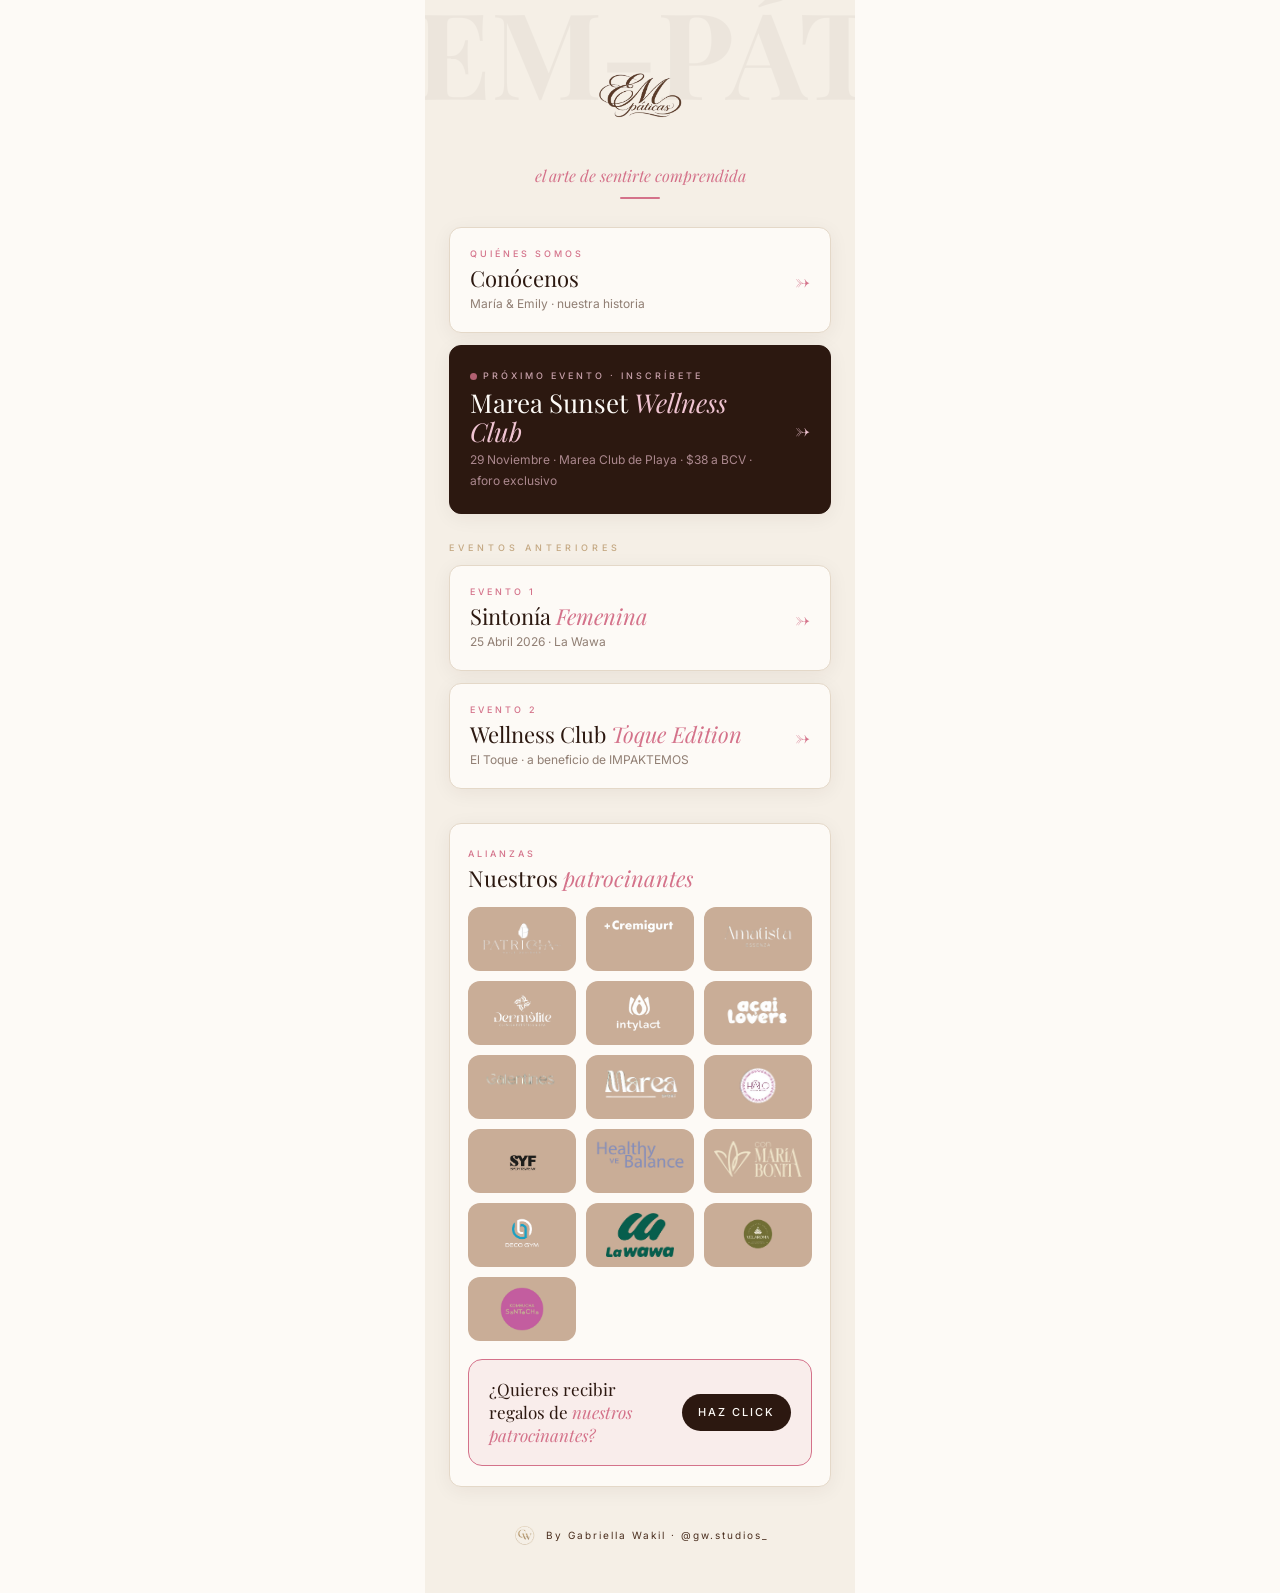
<file: index.html>
<!DOCTYPE html>
<html lang="es">
<head>
  <meta charset="UTF-8"/>
  <meta name="viewport" content="width=device-width,initial-scale=1,maximum-scale=1,user-scalable=no"/>
  <meta name="theme-color" content="#F5EFE6"/>
  <title>EM-PÁTICAS — el arte de sentirte comprendida</title>
  <link rel="preconnect" href="https://fonts.googleapis.com"/>
  <link rel="preconnect" href="https://fonts.gstatic.com" crossorigin/>
  <link href="https://fonts.googleapis.com/css2?family=Playfair+Display:ital,wght@0,400;0,500;0,700;1,400;1,700&family=Inter:wght@300;400;500&display=swap" rel="stylesheet"/>
  <link rel="stylesheet" href="css/main.css"/>
</head>
<body>

<main class="lt">
  <img src="img/logo.png" alt="EM-PÁTICAS" class="lt__logo rv"/>
  <p class="lt__slogan rv d1">el arte de sentirte comprendida</p>
  <div class="lt__divider rv d1"></div>

  <nav class="lt__list">
    <a href="pages/nosotras.html" class="lt__btn rv d1">
      <span><span class="lt__lbl">Quiénes somos</span><span class="lt__title">Conócenos</span><span class="lt__sub">María &amp; Emily · nuestra historia</span></span>
      <span class="lt__arrow">→</span>
    </a>

    <a href="pages/wellness.html" class="lt__btn lt__btn--main rv d2">
      <span><span class="lt__lbl"><span class="lt__dot"></span>Próximo evento · Inscríbete</span><span class="lt__title">Marea Sunset <em>Wellness Club</em></span><span class="lt__sub">29 Noviembre · Marea Club de Playa · $38 a BCV · aforo exclusivo</span></span>
      <span class="lt__arrow">→</span>
    </a>

    <p class="lt__past rv d2">Eventos anteriores</p>

    <a href="pages/evento.html" class="lt__btn rv d3">
      <span><span class="lt__lbl">Evento 1</span><span class="lt__title">Sintonía <em>Femenina</em></span><span class="lt__sub">25 Abril 2026 · La Wawa</span></span>
      <span class="lt__arrow">→</span>
    </a>

    <a href="pages/toque.html" class="lt__btn rv d3">
      <span><span class="lt__lbl">Evento 2</span><span class="lt__title">Wellness Club <em>Toque Edition</em></span><span class="lt__sub">El Toque · a beneficio de IMPAKTEMOS</span></span>
      <span class="lt__arrow">→</span>
    </a>
  </nav>

  <section class="lt__sponsors rv d3">
    <span class="lt__lbl">Alianzas</span>
    <h2 class="lt__title">Nuestros <em>patrocinantes</em></h2>
    <div class="lt__logos">
      <img src="img/patriciachacon.png" alt="Patricia Chacón">
      <img src="img/cremigurt.png" alt="Cremigurt">
      <img src="img/amatista.png" alt="Amatista">
      <img src="img/dermolite.png" alt="Dermolite">
      <img src="img/intylact.png" alt="Intilact">
      <img src="img/acailovers.png" alt="Acai Lovers">
      <img src="img/galentines.png" alt="Galentines">
      <img src="img/marea.png" alt="Marea">
      <img src="img/halo.png" alt="HALO">
      <img src="img/syf.png" alt="SYF">
      <img src="img/healthy.png" alt="Healthy">
      <img src="img/conmariabonita.png" alt="Con María Bonita">
      <img src="img/decogym.png" alt="Decogym">
      <img src="img/lawawa.png" alt="La Wawa">
      <img src="img/velaroma.png" alt="Velaroma">
      <img src="img/santocha.png" alt="Santocha">
    </div>
    <a href="pages/regalos.html" class="wc-gift">
      <span class="wc-gift__txt">¿Quieres recibir regalos de <em>nuestros patrocinantes?</em></span>
      <span class="wc-gift__cta">Haz click</span>
    </a>
  </section>

  <p class="lt__foot rv d3"><a href="https://instagram.com/gw.studios_" target="_blank"><img src="img/gw.png" alt="GW Studios"/>By Gabriella Wakil · @gw.studios_</a></p>
</main>

<script src="js/reveal.js"></script>
</body>
</html>
</file>
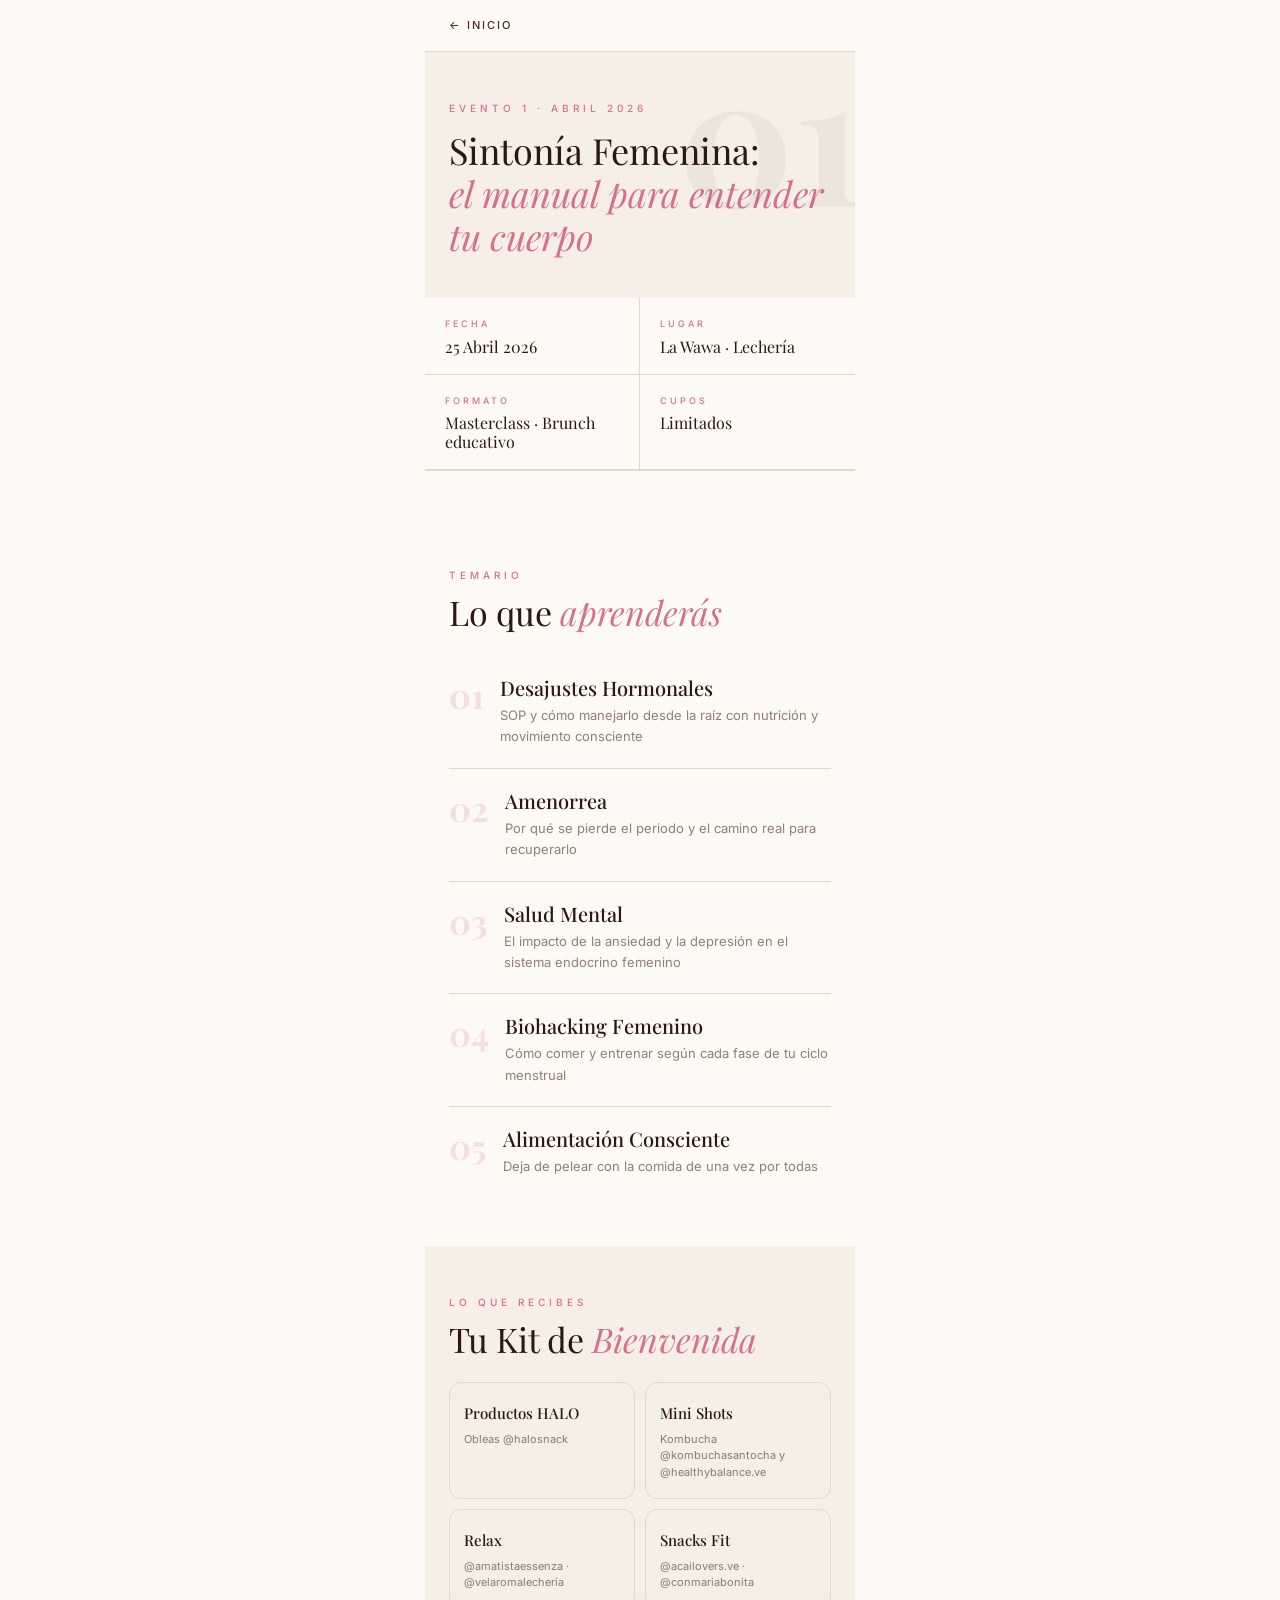
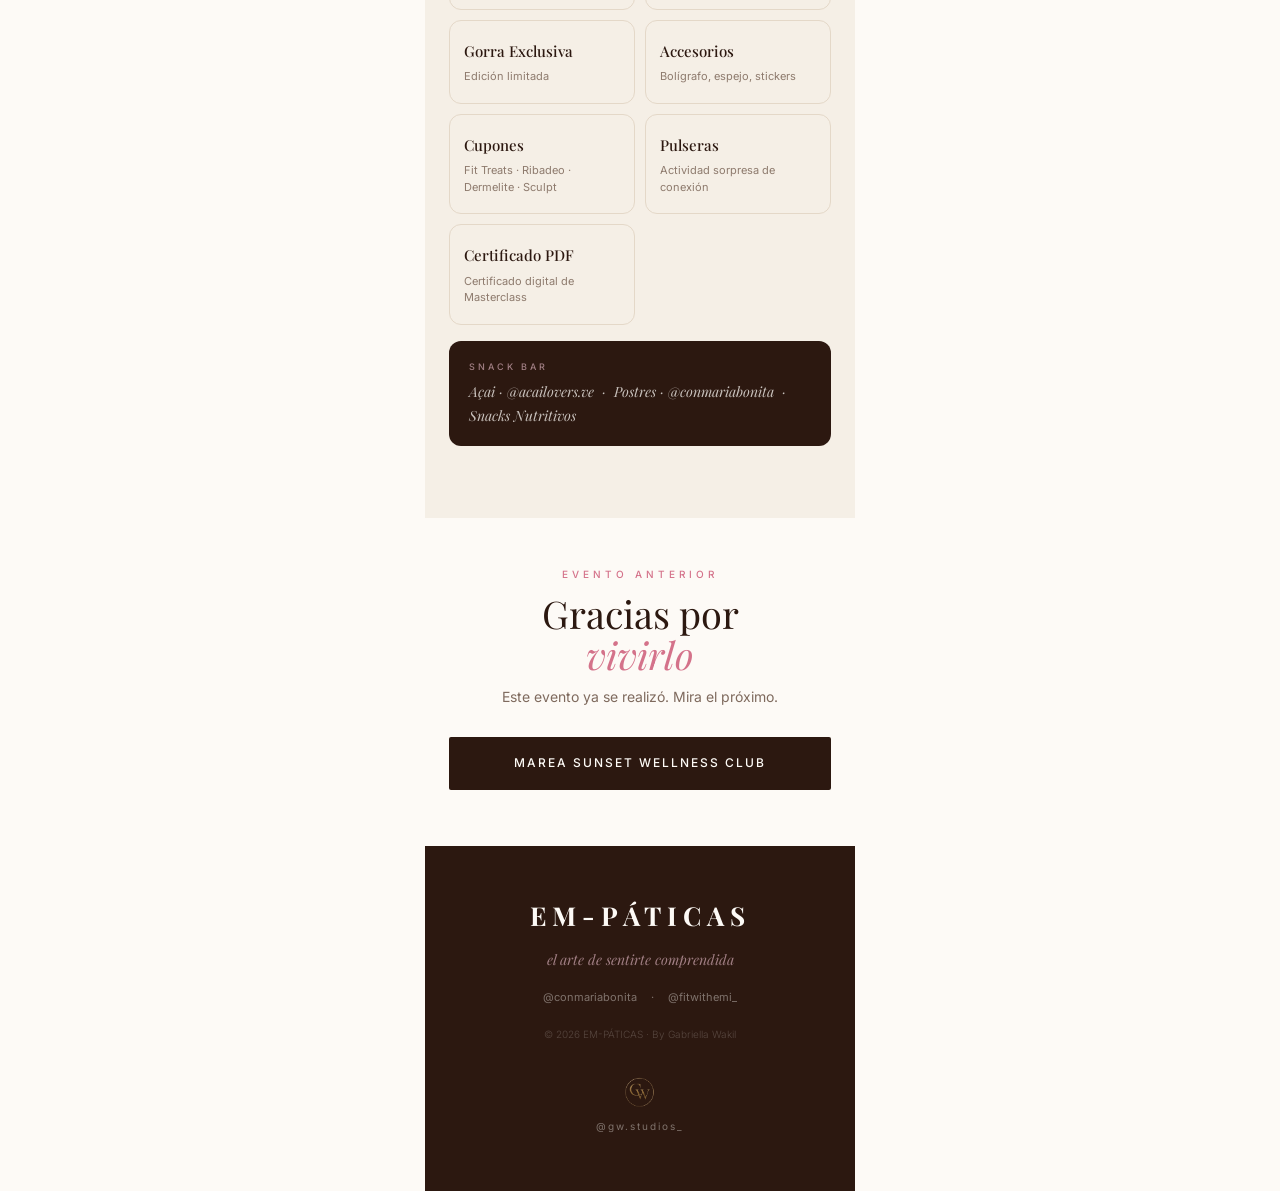
<file: pages/evento.html>
<!DOCTYPE html>
<html lang="es">
<head>
  <meta charset="UTF-8"/>
  <meta name="viewport" content="width=device-width,initial-scale=1,maximum-scale=1,user-scalable=no"/>
  <meta name="theme-color" content="#F5EFE6"/>
  <title>El Evento · EM-PÁTICAS</title>
  <link rel="preconnect" href="https://fonts.googleapis.com"/>
  <link rel="preconnect" href="https://fonts.gstatic.com" crossorigin/>
  <link href="https://fonts.googleapis.com/css2?family=Playfair+Display:ital,wght@0,400;0,500;0,700;1,400;1,700&family=Inter:wght@300;400;500&display=swap" rel="stylesheet"/>
  <link rel="stylesheet" href="../css/main.css"/>
  <link rel="stylesheet" href="../css/evento.css"/>
</head>
<body>

<a href="../index.html" class="back">← Inicio</a>

<header class="pg-intro rv" data-ghost="01">
  <span class="eyebrow">Evento 1 · Abril 2026</span>
  <h1>Sintonía Femenina:<br/><em>el manual para entender tu cuerpo</em></h1>
</header>

<div class="ev-grid rv d1">
  <div class="ev-cell"><span class="ev-cell__lbl">Fecha</span><span class="ev-cell__val">25 Abril 2026</span></div>
  <div class="ev-cell"><span class="ev-cell__lbl">Lugar</span><span class="ev-cell__val">La Wawa · Lechería</span></div>
  <div class="ev-cell"><span class="ev-cell__lbl">Formato</span><span class="ev-cell__val">Masterclass · Brunch educativo</span></div>
  <div class="ev-cell"><span class="ev-cell__lbl">Cupos</span><span class="ev-cell__val">Limitados</span></div>
</div>

<div class="topics-sec rv">
  <div class="sec-hdr">
    <span class="eyebrow">Temario</span>
    <h2>Lo que <em>aprenderás</em></h2>
  </div>
  <div class="topic"><span class="topic__n">01</span><div><h4>Desajustes Hormonales</h4><p>SOP y cómo manejarlo desde la raíz con nutrición y movimiento consciente</p></div></div>
  <div class="topic"><span class="topic__n">02</span><div><h4>Amenorrea</h4><p>Por qué se pierde el periodo y el camino real para recuperarlo</p></div></div>
  <div class="topic"><span class="topic__n">03</span><div><h4>Salud Mental</h4><p>El impacto de la ansiedad y la depresión en el sistema endocrino femenino</p></div></div>
  <div class="topic"><span class="topic__n">04</span><div><h4>Biohacking Femenino</h4><p>Cómo comer y entrenar según cada fase de tu ciclo menstrual</p></div></div>
  <div class="topic"><span class="topic__n">05</span><div><h4>Alimentación Consciente</h4><p>Deja de pelear con la comida de una vez por todas</p></div></div>
</div>

<div class="kit-sec rv">
  <div class="sec-hdr">
    <span class="eyebrow">Lo que recibes</span>
    <h2>Tu Kit de <em>Bienvenida</em></h2>
  </div>
  <div class="kit-grid">
    <div class="kit-card"><h4>Productos HALO</h4><p>Obleas @halosnack</p></div>
    <div class="kit-card"><h4>Mini Shots</h4><p>Kombucha @kombuchasantocha y @healthybalance.ve</p></div>
    <div class="kit-card"><h4>Relax</h4><p>@amatistaessenza · @velaromalecheria</p></div>
    <div class="kit-card"><h4>Snacks Fit</h4><p>@acailovers.ve · @conmariabonita</p></div>
    <div class="kit-card"><h4>Gorra Exclusiva</h4><p>Edición limitada</p></div>
    <div class="kit-card"><h4>Accesorios</h4><p>Bolígrafo, espejo, stickers</p></div>
    <div class="kit-card"><h4>Cupones</h4><p>Fit Treats · Ribadeo · Dermelite · Sculpt</p></div>
    <div class="kit-card"><h4>Pulseras</h4><p>Actividad sorpresa de conexión</p></div>
    <div class="kit-card"><h4>Certificado PDF</h4><p>Certificado digital de Masterclass</p></div>
  </div>
  <div class="snack-strip" style="margin-top:10px">
    <span class="snack-strip__tag">Snack Bar</span>
    <p class="snack-strip__items">Açai · @acailovers.ve &nbsp;·&nbsp; Postres · @conmariabonita &nbsp;·&nbsp; Snacks Nutritivos</p>
  </div>
</div>

<div class="form-sec rv" style="text-align:center">
  <div class="form-intro"><span class="eyebrow" style="justify-content:center">Evento anterior</span><h2>Gracias por<br/><em>vivirlo</em></h2><p>Este evento ya se realizó. Mira el próximo.</p></div>
  <a href="wellness.html" class="btn btn-fill">Marea Sunset Wellness Club</a>
</div>

<footer>
  <span class="footer__brand">EM-PÁTICAS</span>
  <p class="footer__slogan">el arte de sentirte comprendida</p>
  <div class="footer__igs">
    <a href="https://instagram.com/conmariabonita" target="_blank">@conmariabonita</a>
    <span>·</span>
    <a href="https://instagram.com/fitwithemi_" target="_blank">@fitwithemi_</a>
  </div>
  <p class="footer__copy">© 2026 EM-PÁTICAS · By Gabriella Wakil</p>
  <div class="footer__signature">
  <img src="../img/gw.png" alt="GW Studios">
  <span>@gw.studios_</span>
</div>
</footer>

<script src="../js/reveal.js"></script>
</body>
</html>
</file>
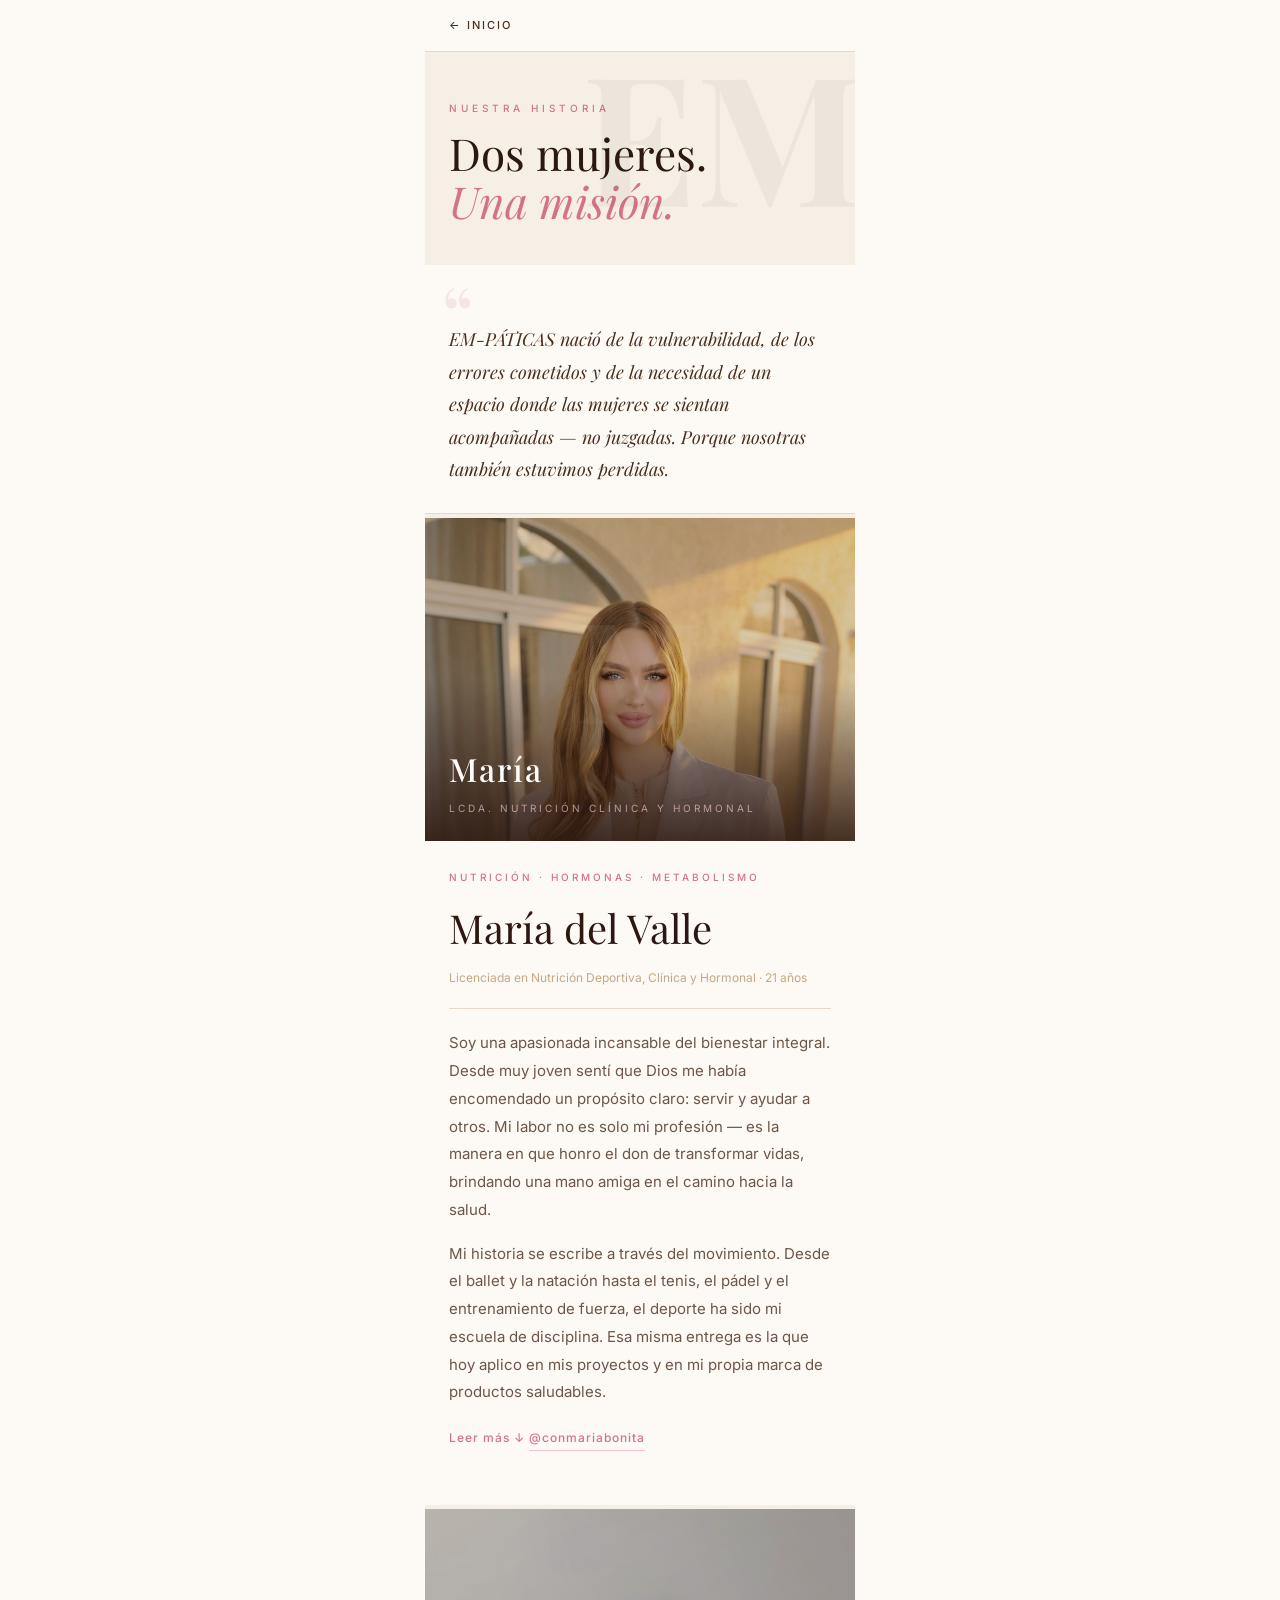
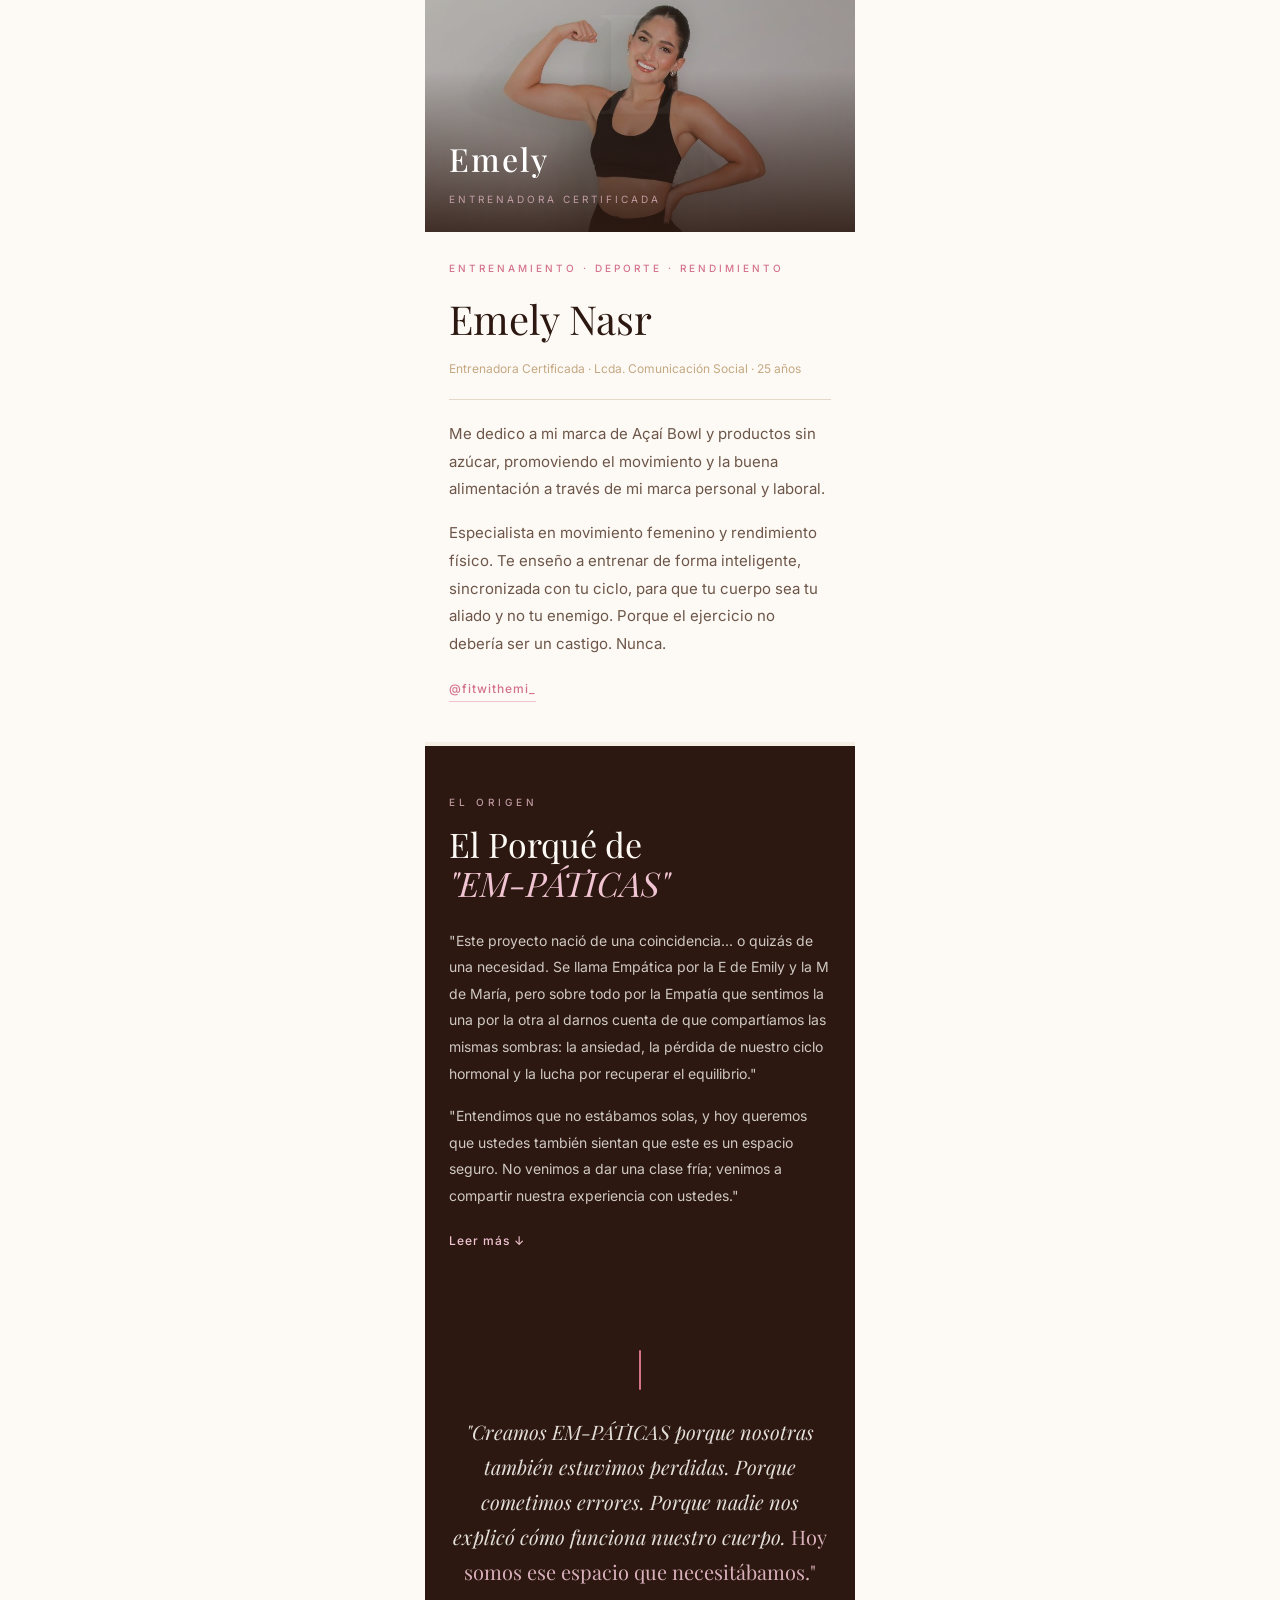
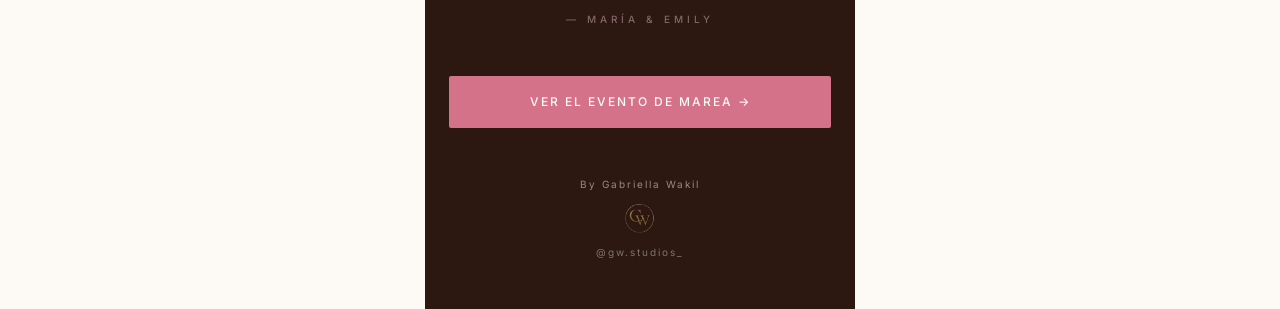
<file: pages/nosotras.html>
<!DOCTYPE html>
<html lang="es">
<head>
  <meta charset="UTF-8"/>
  <meta name="viewport" content="width=device-width,initial-scale=1,maximum-scale=1,user-scalable=no"/>
  <meta name="theme-color" content="#F5EFE6"/>
  <title>Nosotras · EM-PÁTICAS</title>
  <link rel="preconnect" href="https://fonts.googleapis.com"/>
  <link rel="preconnect" href="https://fonts.gstatic.com" crossorigin/>
  <link href="https://fonts.googleapis.com/css2?family=Playfair+Display:ital,wght@0,400;0,500;0,700;1,400;1,700&family=Inter:wght@300;400;500&display=swap" rel="stylesheet"/>
  <link rel="stylesheet" href="../css/main.css"/>
  <link rel="stylesheet" href="../css/nosotras.css"/>
  <style>
    .profile__read-more { display: none; }
    .profile__read-more.expanded { display: block; }

    .profile__toggle {
      display: inline-flex;
      align-items: center;
      gap: 6px;
      margin-top: 8px;
      margin-bottom: 20px;
      font-size: 12px;
      font-weight: 500;
      letter-spacing: 1px;
      color: var(--peony);
      cursor: pointer;
      border: none;
      background: none;
      padding: 0;
      font-family: var(--sans);
    }

    .why-section {
      background: var(--espresso);
      padding: 48px 24px;
      border-top: 4px solid var(--cream);
    }
    .why-section .eyebrow {
      color: var(--peony-l);
      opacity: .75;
      margin-bottom: 14px;
      display: block;
    }
    .why-section h2 {
      font-family: var(--serif);
      font-size: 34px;
      font-weight: 400;
      color: var(--white);
      line-height: 1.15;
      margin-bottom: 24px;
    }
    .why-section h2 em {
      font-style: italic;
      color: var(--peony-l);
    }
    .why-section p {
      font-size: 14px;
      font-weight: 400;
      color: var(--white);
      opacity: .78;
      line-height: 1.9;
      margin-bottom: 16px;
    }
    .why-hidden { display: none; }
    .why-hidden.expanded { display: block; }
    .why-toggle {
      display: inline-flex;
      align-items: center;
      gap: 6px;
      margin-top: 8px;
      font-size: 12px;
      font-weight: 500;
      letter-spacing: 1px;
      color: var(--peony-l);
      cursor: pointer;
      border: none;
      background: none;
      padding: 0;
      font-family: var(--sans);
    }
  </style>
</head>
<body>

<a href="../index.html" class="back">← Inicio</a>

<header class="pg-intro rv" data-ghost="EM">
  <span class="eyebrow">Nuestra Historia</span>
  <h1>Dos mujeres.<br/><em>Una misión.</em></h1>
</header>

<div class="manifesto rv d1">
  <p>EM-PÁTICAS nació de la vulnerabilidad, de los errores cometidos y de la necesidad de un espacio donde las mujeres se sientan acompañadas — no juzgadas. Porque nosotras también estuvimos perdidas.</p>
</div>

<!-- ══ MARÍA ══ -->
<article class="profile rv">
  <div class="profile__photo profile__photo--m">
    <img src="../img/maria2.jpeg" alt="María"/>
    <span class="profile__ph-ghost">M</span>
    <div class="profile__photo-overlay"></div>
    <div class="profile__photo-info">
      <span class="profile__ph-name">María</span>
      <span class="profile__ph-role">Lcda. Nutrición Clínica y Hormonal</span>
    </div>
  </div>
  <div class="profile__body">
    <span class="profile__tag">Nutrición · Hormonas · Metabolismo</span>
    <h2 class="profile__name">María del Valle</h2>
    <p class="profile__title">Licenciada en Nutrición Deportiva, Clínica y Hormonal · 21 años</p>

    <p class="profile__bio">Soy una apasionada incansable del bienestar integral. Desde muy joven sentí que Dios me había encomendado un propósito claro: servir y ayudar a otros. Mi labor no es solo mi profesión — es la manera en que honro el don de transformar vidas, brindando una mano amiga en el camino hacia la salud.</p>

    <p class="profile__bio">Mi historia se escribe a través del movimiento. Desde el ballet y la natación hasta el tenis, el pádel y el entrenamiento de fuerza, el deporte ha sido mi escuela de disciplina. Esa misma entrega es la que hoy aplico en mis proyectos y en mi propia marca de productos saludables.</p>

    <div class="profile__read-more" id="maria-more">
      <p class="profile__bio">Estoy convencida de que el cuerpo es nuestra herramienta más sagrada y cuidarlo es un acto de gratitud. Como mujer emprendedora y dedicada al estudio, busco el equilibrio entre la ciencia y la fe. Cuando no estoy diseñando planes nutricionales, encuentro armonía en la cocina, el dibujo y el piano — pasiones que alimentan mi espíritu creativo.</p>
      <p class="profile__bio">Hoy, mi compromiso es acompañarte a alcanzar tu máximo potencial. No creo en las restricciones — creo en una alimentación inteligente y sostenible que te permita habitar tu cuerpo con orgullo, salud y plenitud.</p>
    </div>

    <button class="profile__toggle" onclick="toggleSection('maria-more', this)">Leer más ↓</button>

    <a href="https://instagram.com/conmariabonita" target="_blank" class="profile__ig">@conmariabonita</a>
  </div>
</article>

<!-- ══ EMELY ══ -->
<article class="profile rv d1">
  <div class="profile__photo profile__photo--e">
    <img src="../img/emely.jpeg" alt="Emely"/>
    <span class="profile__ph-ghost">E</span>
    <div class="profile__photo-overlay"></div>
    <div class="profile__photo-info">
      <span class="profile__ph-name">Emely</span>
      <span class="profile__ph-role">Entrenadora Certificada</span>
    </div>
  </div>
  <div class="profile__body">
    <span class="profile__tag">Entrenamiento · Deporte · Rendimiento</span>
    <h2 class="profile__name">Emely Nasr</h2>
    <p class="profile__title">Entrenadora Certificada · Lcda. Comunicación Social · 25 años</p>

    <p class="profile__bio">Me dedico a mi marca de Açaí Bowl y productos sin azúcar, promoviendo el movimiento y la buena alimentación a través de mi marca personal y laboral.</p>

    <p class="profile__bio">Especialista en movimiento femenino y rendimiento físico. Te enseño a entrenar de forma inteligente, sincronizada con tu ciclo, para que tu cuerpo sea tu aliado y no tu enemigo. Porque el ejercicio no debería ser un castigo. Nunca.</p>

    <a href="https://instagram.com/fitwithemi_" target="_blank" class="profile__ig">@fitwithemi_</a>
  </div>
</article>

<!-- ══ POR QUÉ EM-PÁTICAS ══ -->
<section class="why-section rv">
  <span class="eyebrow">El origen</span>
  <h2>El Porqué de<br/><em>"EM-PÁTICAS"</em></h2>

  <p>"Este proyecto nació de una coincidencia... o quizás de una necesidad. Se llama Empática por la E de Emily y la M de María, pero sobre todo por la Empatía que sentimos la una por la otra al darnos cuenta de que compartíamos las mismas sombras: la ansiedad, la pérdida de nuestro ciclo hormonal y la lucha por recuperar el equilibrio."</p>

  <p>"Entendimos que no estábamos solas, y hoy queremos que ustedes también sientan que este es un espacio seguro. No venimos a dar una clase fría; venimos a compartir nuestra experiencia con ustedes."</p>

  <div class="why-hidden" id="why-more">
    <p>"En las próximas horas, no solo vamos a navegar por conceptos técnicos; vamos a sumergirnos en la realidad de ser mujer hoy. Vamos a entender juntas qué sucede con nuestro cortisol cuando el mundo nos exige demasiado y el descanso se vuelve un lujo, y cómo incluso aquello que nuestra piel absorbe está enviando mensajes silenciosos a nuestras hormonas."</p>

    <p>"Empática es una invitación a quitarse la máscara. Queremos hablar de lo que muchas veces nos da pena admitir: de ese diagnóstico de ansiedad o depresión que intentamos ocultar, de la frustración de ver cómo nuestro ciclo desaparece en una amenorrea que nos hace sentir desconectadas de nuestra propia naturaleza, o de la lucha contra el síndrome de ovario poliquístico y esos cambios en nuestro cuerpo que a veces no reconocemos frente al espejo."</p>

    <p>"Este proyecto nació el día que dejamos de ser 'la nutricionista' y 'la especialista en fitness' para ser simplemente dos amigas que se apoyaron al descubrir que compartían las mismas batallas. En ella encontré ese espejo donde no me sentí juzgada, sino acompañada. Y eso es exactamente lo que les prometemos hoy: que al escucharnos, descubran que no están solas."</p>

    <p>"Queremos que se lleven herramientas científicas y reales para su día a día, pero sobre todo, que al salir de aquí se sientan nutridas desde el alma. Porque hemos aprendido que la verdadera salud es la libertad de conocer tu cuerpo, la paz mental de aceptarte y la fuerza de saber que, en este camino, caminamos juntas."</p>
  </div>

  <button class="why-toggle" onclick="toggleSection('why-more', this)">Leer más ↓</button>
</section>

<!-- ══ CLOSING ══ -->
<div class="closing rv">
  <span class="closing__line"></span>
  <p class="closing__text">"Creamos EM-PÁTICAS porque nosotras también estuvimos perdidas. Porque cometimos errores. Porque nadie nos explicó cómo funciona nuestro cuerpo.<em> Hoy somos ese espacio que necesitábamos."</em></p>
  <span class="closing__sig">— María &amp; Emily</span>
</div>

<div class="cta-wrap">
  <a href="wellness.html" class="btn btn-peony">Ver el evento de Marea →</a>
</div>

<div class="cta-wrap" style="padding-top:0">
  <div class="footer__signature" style="margin-top:0">
    <span style="font-size:10px;letter-spacing:2px;color:var(--white);opacity:.5">By Gabriella Wakil</span>
    <img src="../img/gw.png" alt="GW Studios">
    <span>@gw.studios_</span>
  </div>
</div>

<script src="../js/reveal.js"></script>
<script>
function toggleSection(id, btn) {
  const el = document.getElementById(id);
  el.classList.toggle('expanded');
  btn.textContent = el.classList.contains('expanded') ? 'Leer menos ↑' : 'Leer más ↓';
}
</script>
</body>
</html>
</file>
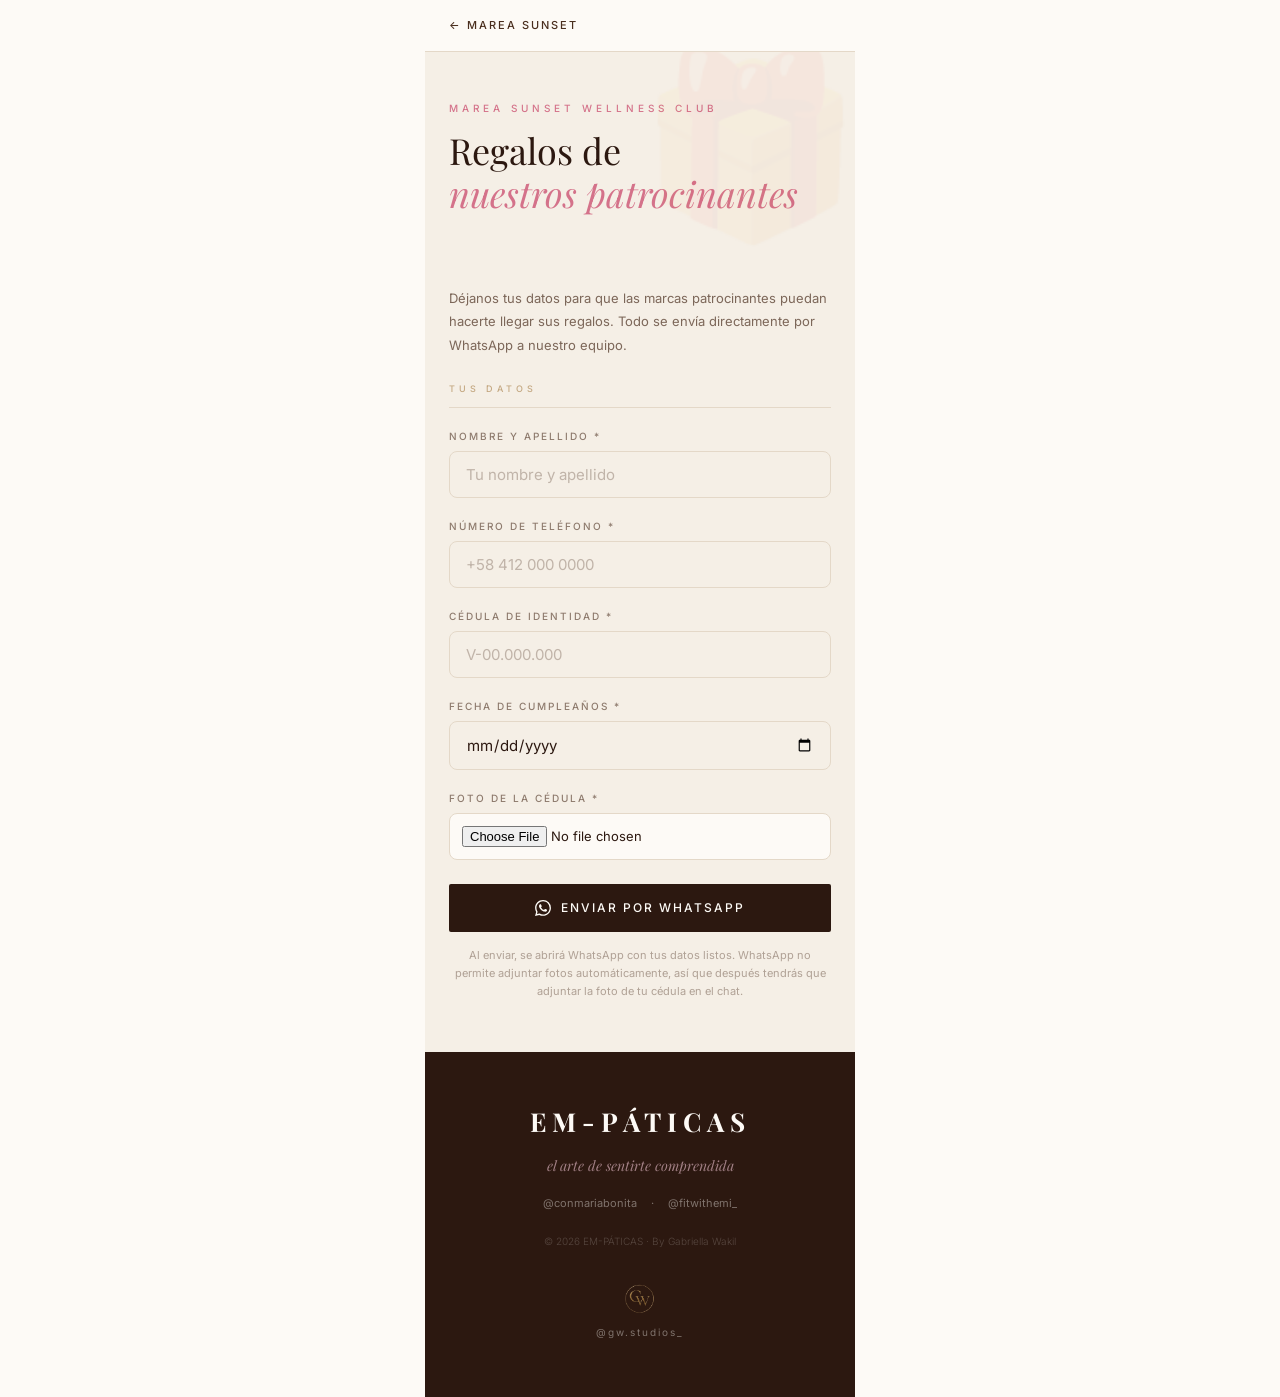
<file: pages/regalos.html>
<!DOCTYPE html>
<html lang="es">
<head>
  <meta charset="UTF-8"/>
  <meta name="viewport" content="width=device-width,initial-scale=1,maximum-scale=1,user-scalable=no"/>
  <meta name="theme-color" content="#F5EFE6"/>
  <title>Regalos de patrocinantes · EM-PÁTICAS</title>
  <link rel="preconnect" href="https://fonts.googleapis.com"/>
  <link rel="preconnect" href="https://fonts.gstatic.com" crossorigin/>
  <link href="https://fonts.googleapis.com/css2?family=Playfair+Display:ital,wght@0,400;0,500;0,700;1,400;1,700&family=Inter:wght@300;400;500&display=swap" rel="stylesheet"/>
  <link rel="stylesheet" href="../css/main.css"/>
  <link rel="stylesheet" href="../css/evento.css"/>
  <style>
    .rg-form{background:var(--cream);padding:32px 24px 52px}
    .rg-form__sub{font-size:13px;color:var(--espresso2);opacity:.7;line-height:1.8;margin-bottom:24px}
    .field input[type=date]{min-height:48px;-webkit-appearance:none;appearance:none}
    .field input[type=file]{padding:12px;background:var(--white);font-size:13px}
    .rg-preview{display:none;margin-top:8px;border-radius:10px;overflow:hidden;border:1px solid var(--cream3);max-height:180px}
    .rg-preview img{height:180px;object-fit:cover;object-position:center}
    .rg-after{display:none;margin-top:16px;padding:16px;background:var(--white);border:1px solid var(--peony-l);border-radius:12px;font-size:13px;line-height:1.7;color:var(--espresso2)}
  </style>
</head>
<body>

<a href="wellness.html" class="back">← Marea Sunset</a>

<header class="pg-intro rv" data-ghost="🎁">
  <span class="eyebrow">Marea Sunset Wellness Club</span>
  <h1>Regalos de<br/><em>nuestros patrocinantes</em></h1>
</header>

<div class="rg-form rv d1">
  <p class="rg-form__sub">Déjanos tus datos para que las marcas patrocinantes puedan hacerte llegar sus regalos. Todo se envía directamente por WhatsApp a nuestro equipo.</p>

  <form class="form" id="rgForm" novalidate>
    <span class="form__sec">Tus datos</span>
    <div class="field"><label for="nombre">Nombre y apellido *</label><input type="text" id="nombre" placeholder="Tu nombre y apellido" autocomplete="name" required/></div>
    <div class="field"><label for="tel">Número de teléfono *</label><input type="tel" id="tel" placeholder="+58 412 000 0000" autocomplete="tel" required/></div>
    <div class="field"><label for="cedula">Cédula de identidad *</label><input type="text" id="cedula" inputmode="numeric" placeholder="V-00.000.000" required/></div>
    <div class="field"><label for="cumple">Fecha de cumpleaños *</label><input type="date" id="cumple" required/></div>
    <div class="field">
      <label for="foto">Foto de la cédula *</label>
      <input type="file" id="foto" accept="image/*" required/>
      <div class="rg-preview" id="fotoPreview"><img id="fotoImg" alt="Vista previa de la cédula"/></div>
    </div>
  </form>

  <button class="btn btn-fill" id="submitBtn" type="button" style="margin-bottom:12px">
    <svg width="16" height="16" viewBox="0 0 24 24" fill="currentColor" style="flex-shrink:0"><path d="M17.472 14.382c-.297-.149-1.758-.867-2.03-.967-.273-.099-.471-.148-.67.15-.197.297-.767.966-.94 1.164-.173.199-.347.223-.644.075-.297-.15-1.255-.463-2.39-1.475-.883-.788-1.48-1.761-1.653-2.059-.173-.297-.018-.458.13-.606.134-.133.298-.347.446-.52.149-.174.198-.298.298-.497.099-.198.05-.371-.025-.52-.075-.149-.669-1.612-.916-2.207-.242-.579-.487-.5-.669-.51-.173-.008-.371-.01-.57-.01-.198 0-.52.074-.792.372-.272.297-1.04 1.016-1.04 2.479 0 1.462 1.065 2.875 1.213 3.074.149.198 2.096 3.2 5.077 4.487.709.306 1.262.489 1.694.625.712.227 1.36.195 1.871.118.571-.085 1.758-.719 2.006-1.413.248-.694.248-1.289.173-1.413-.074-.124-.272-.198-.57-.347m-5.421 7.403h-.004a9.87 9.87 0 01-5.031-1.378l-.361-.214-3.741.982.998-3.648-.235-.374a9.86 9.86 0 01-1.51-5.26c.001-5.45 4.436-9.884 9.888-9.884 2.64 0 5.122 1.03 6.988 2.898a9.825 9.825 0 012.893 6.994c-.003 5.45-4.437 9.884-9.885 9.884m8.413-18.297A11.815 11.815 0 0012.05 0C5.495 0 .16 5.335.157 11.892c0 2.096.547 4.142 1.588 5.945L.057 24l6.305-1.654a11.882 11.882 0 005.683 1.448h.005c6.554 0 11.89-5.335 11.893-11.893a11.821 11.821 0 00-3.48-8.413z"/></svg>
    <span>Enviar por WhatsApp</span>
  </button>
  <p class="form-note">Al enviar, se abrirá WhatsApp con tus datos listos. WhatsApp no permite adjuntar fotos automáticamente, así que después tendrás que adjuntar la foto de tu cédula en el chat.</p>

  <div class="rg-after" id="rgAfter"><b>Último paso:</b> en el chat de WhatsApp que se abrió, adjunta la foto de tu cédula y envíala junto con tus datos.</div>
</div>

<footer>
  <span class="footer__brand">EM-PÁTICAS</span>
  <p class="footer__slogan">el arte de sentirte comprendida</p>
  <div class="footer__igs">
    <a href="https://instagram.com/conmariabonita" target="_blank">@conmariabonita</a>
    <span>·</span>
    <a href="https://instagram.com/fitwithemi_" target="_blank">@fitwithemi_</a>
  </div>
  <p class="footer__copy">© 2026 EM-PÁTICAS · By Gabriella Wakil</p>
  <div class="footer__signature">
    <img src="../img/gw.png" alt="GW Studios">
    <span>@gw.studios_</span>
  </div>
</footer>

<script src="../js/reveal.js"></script>
<script>
const btn = document.getElementById('submitBtn');

// Vista previa de la foto
document.getElementById('foto').addEventListener('change', function () {
  const f = this.files && this.files[0];
  const box = document.getElementById('fotoPreview');
  if (!f) { box.style.display = 'none'; return; }
  const r = new FileReader();
  r.onload = e => { document.getElementById('fotoImg').src = e.target.result; box.style.display = 'block'; };
  r.readAsDataURL(f);
});

function crearModal(onSelect) {
  const overlay = document.createElement('div');
  overlay.style.cssText = `
    position:fixed;inset:0;background:rgba(0,0,0,.55);
    display:flex;align-items:center;justify-content:center;
    z-index:9999;font-family:inherit;
  `;
  overlay.innerHTML = `
    <div style="background:#fff;border-radius:16px;padding:28px 24px;
                max-width:300px;width:90%;text-align:center;box-shadow:0 8px 32px rgba(0,0,0,.18)">
      <p style="margin:0 0 20px;font-size:1rem;font-weight:600;color:#111">
        ¿A quién deseas escribir?
      </p>
      <button data-num="584248723921"
        style="display:block;width:100%;padding:12px;margin-bottom:10px;
               border:none;border-radius:10px;background:#25D366;color:#fff;
               font-size:1rem;cursor:pointer;font-weight:500">
         María
      </button>
      <button data-num="584248690086"
        style="display:block;width:100%;padding:12px;
               border:none;border-radius:10px;background:#128C7E;color:#fff;
               font-size:1rem;cursor:pointer;font-weight:500">
         Emily
      </button>
      <button id="cancelarModal"
        style="display:block;width:100%;padding:10px;margin-top:12px;
               border:1px solid #ccc;border-radius:10px;background:transparent;
               color:#666;font-size:.9rem;cursor:pointer">
        Cancelar
      </button>
    </div>
  `;
  document.body.appendChild(overlay);
  overlay.querySelectorAll('[data-num]').forEach(b => {
    b.addEventListener('click', () => {
      document.body.removeChild(overlay);
      onSelect(b.dataset.num);
    });
  });
  overlay.querySelector('#cancelarModal').addEventListener('click', () => {
    document.body.removeChild(overlay);
  });
}

btn?.addEventListener('click', function (e) {
  e.preventDefault();

  const req = ['nombre', 'tel', 'cedula', 'cumple', 'foto'];
  let ok = true;
  req.forEach(id => {
    const el = document.getElementById(id);
    if (!el) return;
    el.classList.remove('err');
    const vacio = id === 'foto' ? !(el.files && el.files.length) : !el.value.trim();
    if (vacio) {
      el.classList.add('err');
      setTimeout(() => el.classList.remove('err'), 900);
      ok = false;
    }
  });
  if (!ok) {
    document.querySelector('.err')?.scrollIntoView({ behavior: 'smooth', block: 'center' });
    return;
  }

  const v = id => document.getElementById(id)?.value.trim() || '';
  const [y, m, d] = v('cumple').split('-');
  const cumple = `${d}/${m}/${y}`;

  const msg = ` *REGALOS DE PATROCINANTES · MAREA SUNSET WELLNESS CLUB*
*by EM-PÁTICAS*

*Nombre y apellido:* ${v('nombre')}
*Teléfono:* ${v('tel')}
*Cédula de identidad:* ${v('cedula')}
*Fecha de cumpleaños:* ${cumple}

_(Adjunto la foto de mi cédula en este chat)_`;

  crearModal(function (numero) {
    const url = `https://api.whatsapp.com/send?phone=${numero}&text=${encodeURIComponent(msg)}`;
    const a = document.createElement('a');
    a.href = url;
    a.target = '_blank';
    a.rel = 'noopener noreferrer';
    document.body.appendChild(a);
    a.click();
    document.body.removeChild(a);

    document.getElementById('rgAfter').style.display = 'block';
    const span = btn.querySelector('span');
    if (span) span.textContent = 'Abriendo WhatsApp...';
    btn.style.opacity = '.65';
    btn.style.pointerEvents = 'none';
    setTimeout(() => {
      if (span) span.textContent = 'Enviar por WhatsApp';
      btn.style.opacity = '';
      btn.style.pointerEvents = '';
    }, 1500);
  });
});
</script>
</body>
</html>
</file>
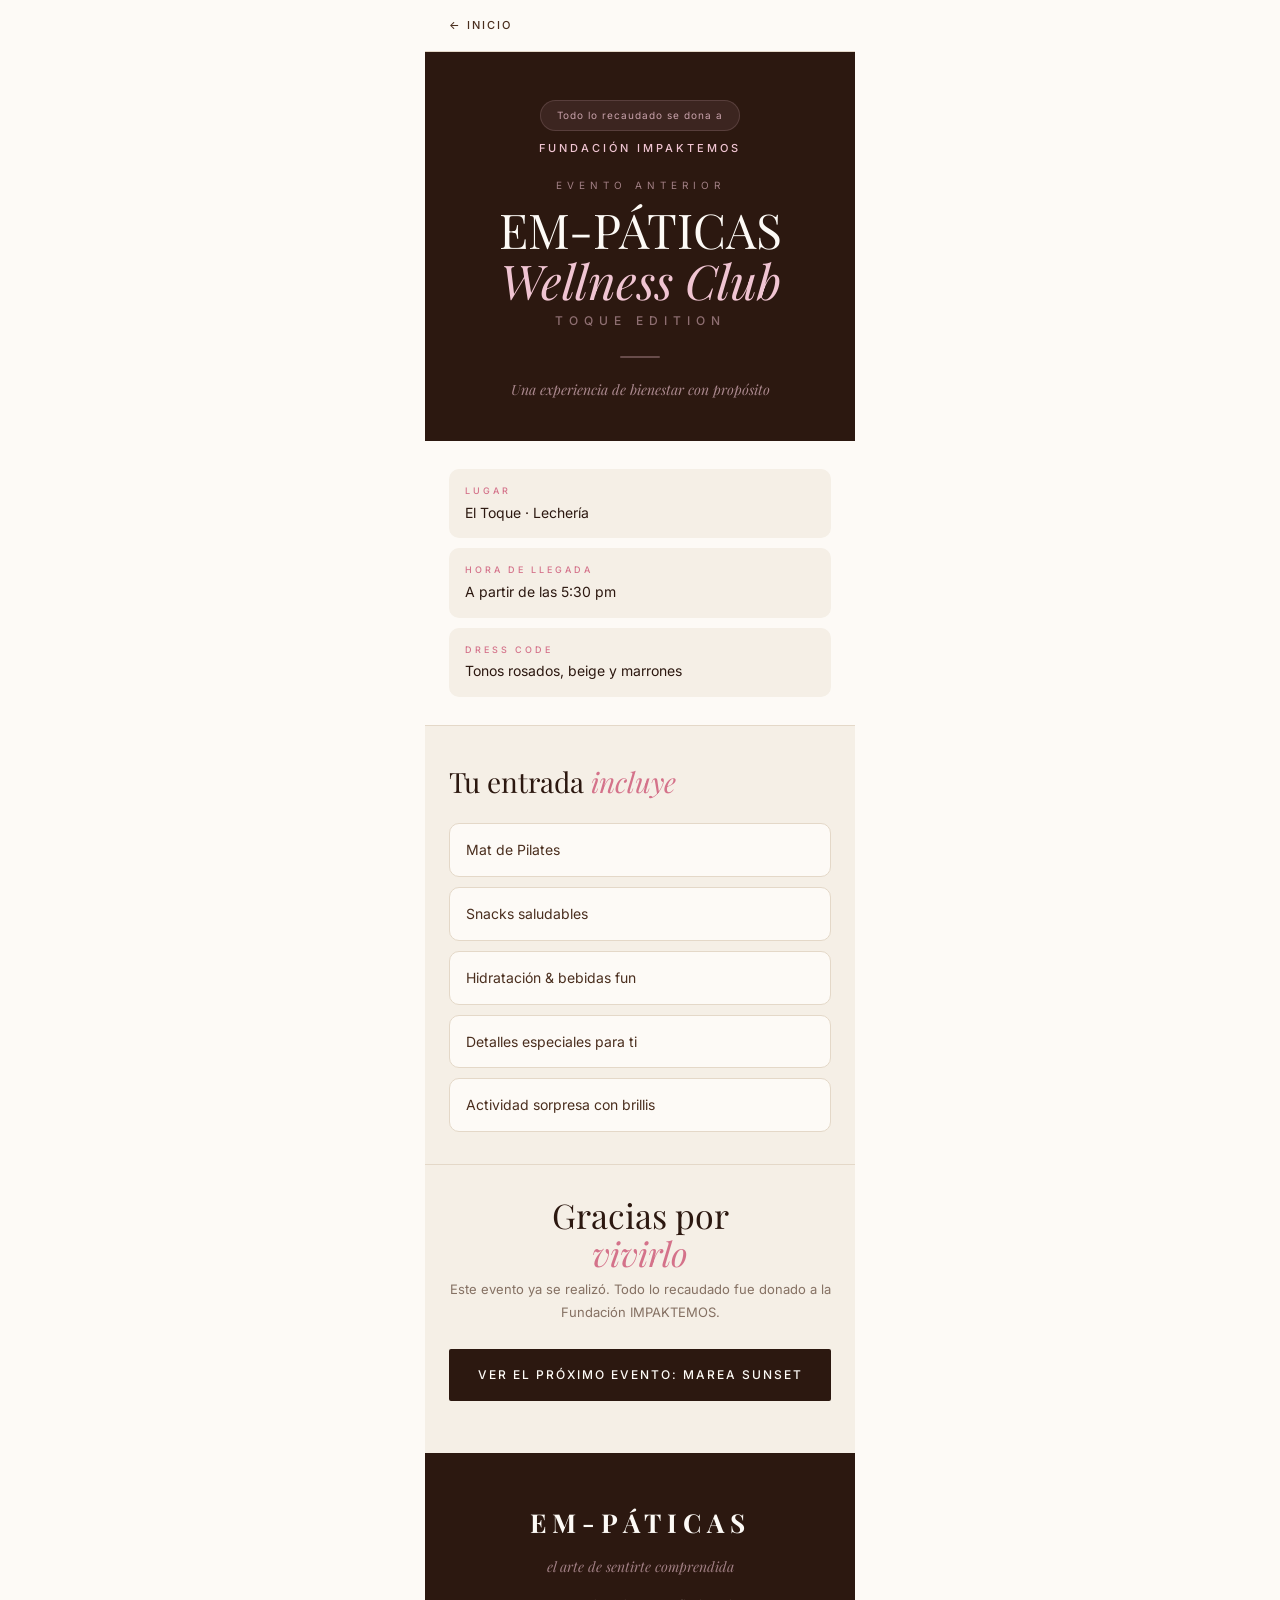
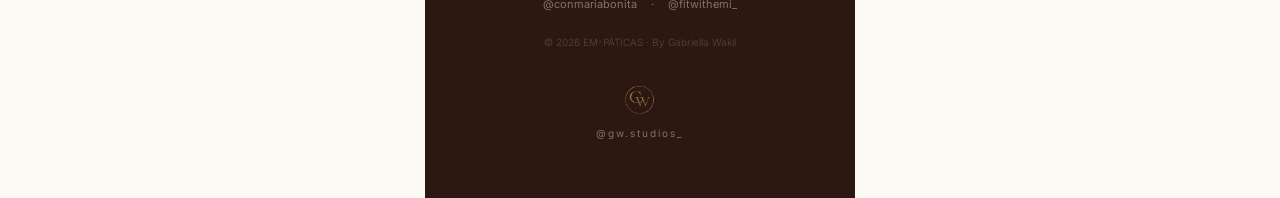
<file: pages/toque.html>
<!DOCTYPE html>
<html lang="es">
<head>
  <meta charset="UTF-8"/>
  <meta name="viewport" content="width=device-width,initial-scale=1,maximum-scale=1,user-scalable=no"/>
  <meta name="theme-color" content="#F5EFE6"/>
  <title>Toque Edition · EM-PÁTICAS</title>
  <link rel="preconnect" href="https://fonts.googleapis.com"/>
  <link rel="preconnect" href="https://fonts.gstatic.com" crossorigin/>
  <link href="https://fonts.googleapis.com/css2?family=Playfair+Display:ital,wght@0,400;0,500;0,700;1,400;1,700&family=Inter:wght@300;400;500&display=swap" rel="stylesheet"/>
  <link rel="stylesheet" href="../css/main.css"/>
  <link rel="stylesheet" href="../css/evento.css"/>
  <style>
    .wc-hero{background:var(--espresso);padding:48px 24px 40px;position:relative;overflow:hidden;text-align:center}
    .wc-hero::before{content:'';position:absolute;top:-30px;right:-10px;font-size:200px;color:var(--peony-l);opacity:.04;pointer-events:none}
    .wc-hero__badge{display:inline-block;font-size:10px;font-weight:400;letter-spacing:1px;color:var(--peony-l);opacity:.8;background:rgba(240,196,210,.1);border:.5px solid rgba(240,196,210,.2);border-radius:100px;padding:6px 16px;margin-bottom:8px}
    .wc-hero__foundation{font-size:11px;font-weight:500;letter-spacing:3px;text-transform:uppercase;color:var(--peony-l);margin-bottom:20px;display:block}
    .wc-hero__eyebrow{font-size:10px;font-weight:400;letter-spacing:5px;text-transform:uppercase;color:var(--peony-l);opacity:.6;display:block;margin-bottom:10px}
    .wc-hero__title{font-family:var(--serif);font-size:48px;font-weight:400;color:var(--white);line-height:1.05;margin-bottom:6px}
    .wc-hero__title em{font-style:italic;color:var(--peony-l)}
    .wc-hero__edition{font-size:12px;font-weight:500;letter-spacing:6px;text-transform:uppercase;color:var(--peony-l);opacity:.5;display:block;margin-bottom:24px}
    .wc-hero__divider{width:40px;height:2px;background:var(--peony-l);opacity:.3;margin:0 auto 20px;border-radius:2px}

    .wc-info{background:var(--white);padding:28px 24px;border-bottom:1px solid var(--cream3)}
    .wc-info__grid{display:flex;flex-direction:column;gap:10px}
    .wc-info__row{display:flex;align-items:center;gap:14px;padding:14px 16px;background:var(--cream);border-radius:10px}
    .wc-info__icon{font-size:18px;flex-shrink:0}
    .wc-info__label{font-size:9px;font-weight:500;letter-spacing:3px;text-transform:uppercase;color:var(--peony);display:block;margin-bottom:2px}
    .wc-info__val{font-size:14px;font-weight:400;color:var(--espresso);display:block}

    .wc-includes{background:var(--cream);padding:32px 24px;border-bottom:1px solid var(--cream3)}
    .wc-includes__title{font-family:var(--serif);font-size:28px;font-weight:400;color:var(--espresso);margin-bottom:18px}
    .wc-includes__title em{font-style:italic;color:var(--peony)}
    .wc-includes__list{display:flex;flex-direction:column;gap:10px}
    .wc-includes__item{display:flex;align-items:center;gap:14px;padding:14px 16px;background:var(--white);border-radius:10px;font-size:14px;font-weight:400;color:var(--espresso2);border:1px solid var(--cream3)}
    

    .wc-schedule{background:var(--white);padding:32px 24px;border-bottom:1px solid var(--cream3)}
    .wc-schedule__title{font-family:var(--serif);font-size:26px;font-weight:400;color:var(--espresso);margin-bottom:6px}
    .wc-schedule__sub{font-size:13px;font-weight:400;color:var(--espresso2);opacity:.6;margin-bottom:18px}
    .wc-schedule__times{display:grid;grid-template-columns:1fr 1fr;gap:12px}
    .wc-schedule__time{padding:20px 14px;text-align:center;border:1.5px solid var(--cream3);border-radius:12px;cursor:pointer;transition:all .2s;-webkit-tap-highlight-color:transparent}
    .wc-schedule__time.active{background:var(--espresso);border-color:var(--espresso)}
    .wc-schedule__time-hour{font-family:var(--serif);font-size:30px;font-weight:400;color:var(--espresso);display:block}
    .wc-schedule__time.active .wc-schedule__time-hour{color:var(--white)}
    .wc-schedule__time-label{font-size:10px;font-weight:500;letter-spacing:2px;text-transform:uppercase;color:var(--peony);display:block;margin-top:4px}
    .wc-schedule__time.active .wc-schedule__time-label{color:var(--peony-l)}

    .wc-form{background:var(--cream);padding:32px 24px 52px}
    .wc-form__title{font-family:var(--serif);font-size:34px;font-weight:400;color:var(--espresso);margin-bottom:6px;line-height:1.1}
    .wc-form__title em{font-style:italic;color:var(--peony)}
    .wc-form__sub{font-size:13px;font-weight:400;color:var(--espresso2);opacity:.65;line-height:1.8;margin-bottom:24px}

    .wc-price{background:var(--espresso);border-radius:14px;padding:20px;margin-bottom:20px;display:flex;justify-content:space-between;align-items:center}
    .wc-price__lbl{font-size:9px;font-weight:500;letter-spacing:4px;text-transform:uppercase;color:var(--peony-l);opacity:.6;display:block;margin-bottom:4px}
    .wc-price__val{font-family:var(--serif);font-size:42px;font-weight:700;color:var(--white);line-height:1}
    .wc-price__note{font-size:11px;font-weight:400;color:var(--peony-l);opacity:.5;text-align:right;max-width:100px;line-height:1.5}
  </style>
</head>
<body>

<a href="../index.html" class="back">← Inicio</a>

<div class="wc-hero rv">
  <span class="wc-hero__badge">Todo lo recaudado se dona a</span>
  <span class="wc-hero__foundation">Fundación IMPAKTEMOS</span>
  <span class="wc-hero__eyebrow">Evento anterior</span>
  <h1 class="wc-hero__title">EM-PÁTICAS<br/><em>Wellness Club</em></h1>
  <span class="wc-hero__edition">Toque Edition</span>
  <div class="wc-hero__divider"></div>
  <p style="font-size:14px;color:rgba(240,196,210,.65);font-style:italic;font-family:'Playfair Display',serif">Una experiencia de bienestar con propósito</p>
</div>

<div class="wc-info rv d1">
  <div class="wc-info__grid">
    <div class="wc-info__row">
      
      <div><span class="wc-info__label">Lugar</span><span class="wc-info__val">El Toque · Lechería</span></div>
    </div>
    <div class="wc-info__row">
      
      <div><span class="wc-info__label">Hora de llegada</span><span class="wc-info__val">A partir de las 5:30 pm</span></div>
    </div>
    <div class="wc-info__row">
      
      <div><span class="wc-info__label">Dress Code</span><span class="wc-info__val">Tonos rosados, beige y marrones</span></div>
    </div>
      </div>
</div>

<div class="wc-includes rv d1">
  <h2 class="wc-includes__title">Tu entrada <em>incluye</em></h2>
  <div class="wc-includes__list">
    <div class="wc-includes__item"><span>Mat de Pilates</span></div>
    <div class="wc-includes__item"><span>Snacks saludables</span></div>
    <div class="wc-includes__item"><span>Hidratación & bebidas fun</span></div>
    <div class="wc-includes__item"><span>Detalles especiales para ti</span></div>
    <div class="wc-includes__item"><span>Actividad sorpresa con brillis</span></div>
  </div>
</div>

<div class="wc-form rv" style="text-align:center">
  <h2 class="wc-form__title">Gracias por<br/><em>vivirlo</em></h2>
  <p class="wc-form__sub">Este evento ya se realizó. Todo lo recaudado fue donado a la Fundación IMPAKTEMOS.</p>
  <a href="../pages/wellness.html" class="btn btn-fill">Ver el próximo evento: Marea Sunset</a>
</div>

<footer>
  <span class="footer__brand">EM-PÁTICAS</span>
  <p class="footer__slogan">el arte de sentirte comprendida</p>
  <div class="footer__igs">
    <a href="https://instagram.com/conmariabonita" target="_blank">@conmariabonita</a>
    <span>·</span>
    <a href="https://instagram.com/fitwithemi_" target="_blank">@fitwithemi_</a>
  </div>
  <p class="footer__copy">© 2026 EM-PÁTICAS · By Gabriella Wakil</p>
  <div class="footer__signature">
    <img src="../img/gw.png" alt="GW Studios">
    <span>@gw.studios_</span>
  </div>
</footer>

<script src="../js/reveal.js"></script>
</body>
</html>
</file>
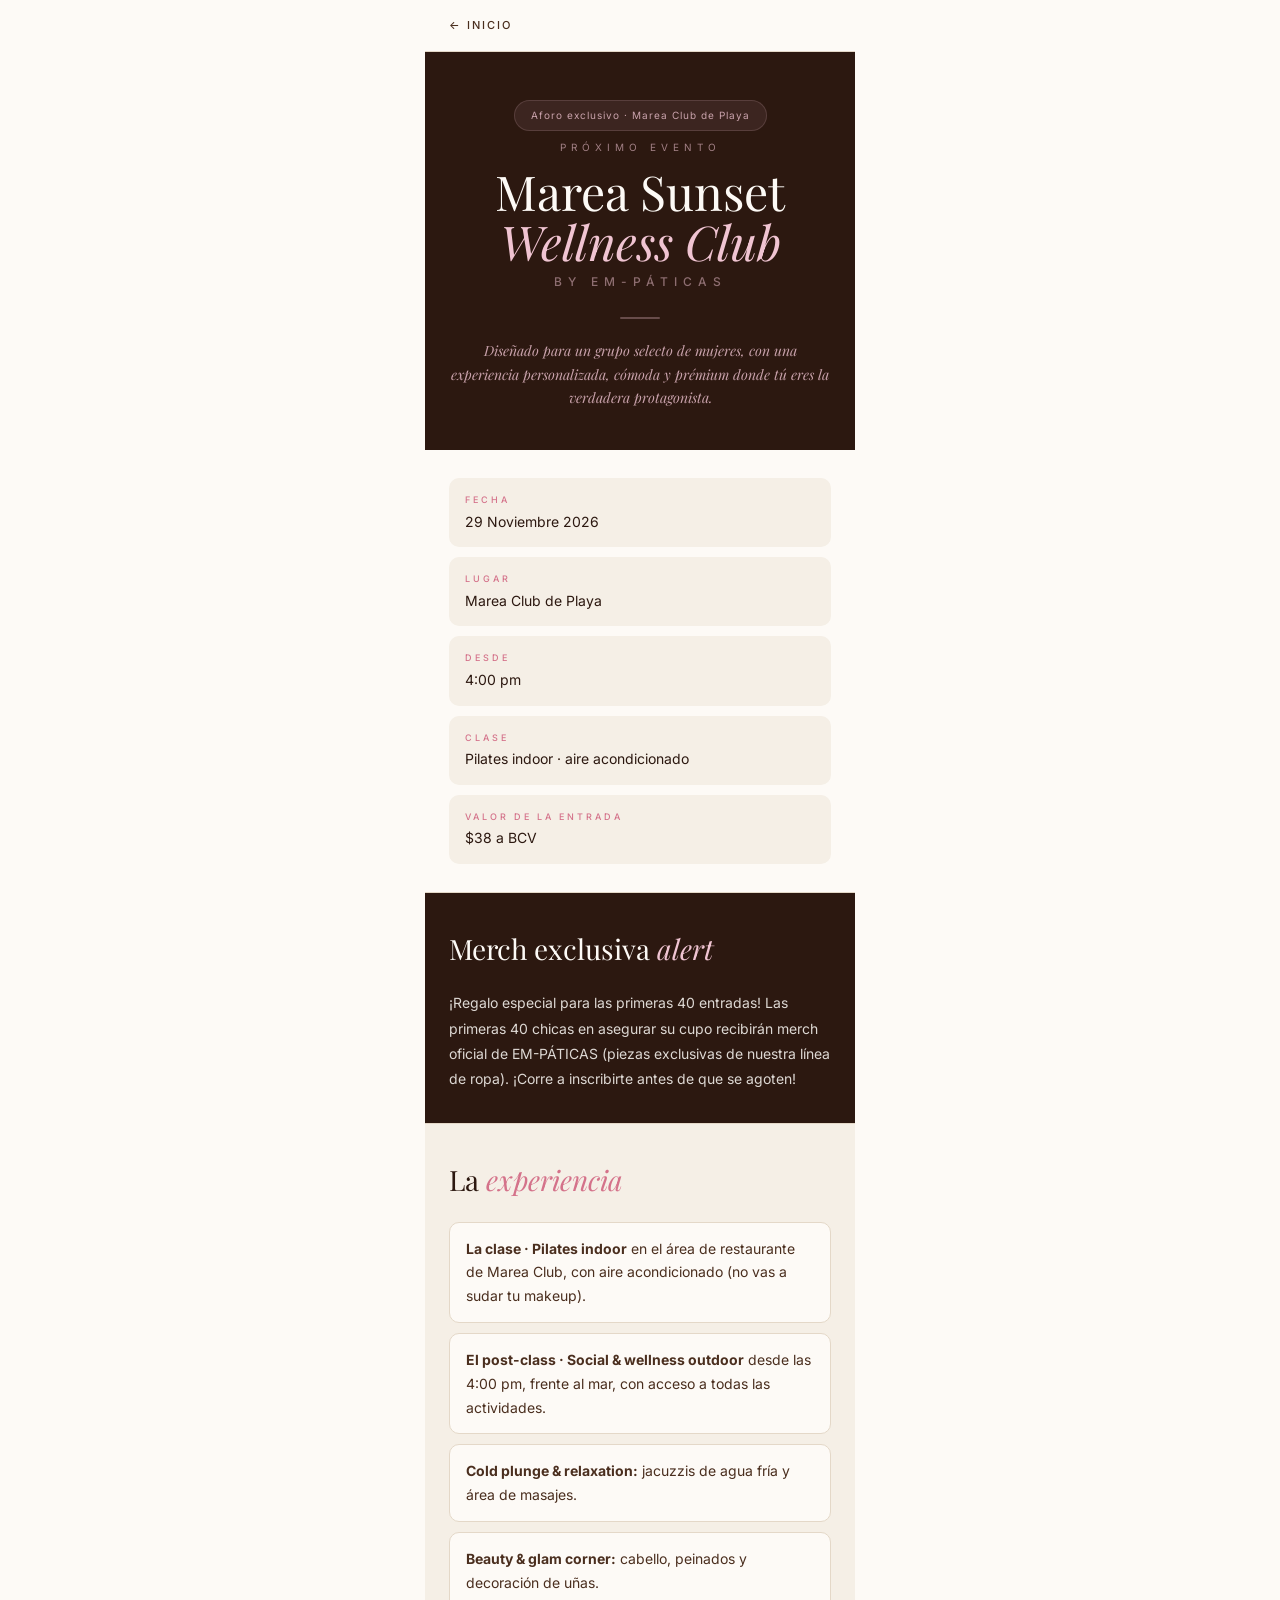
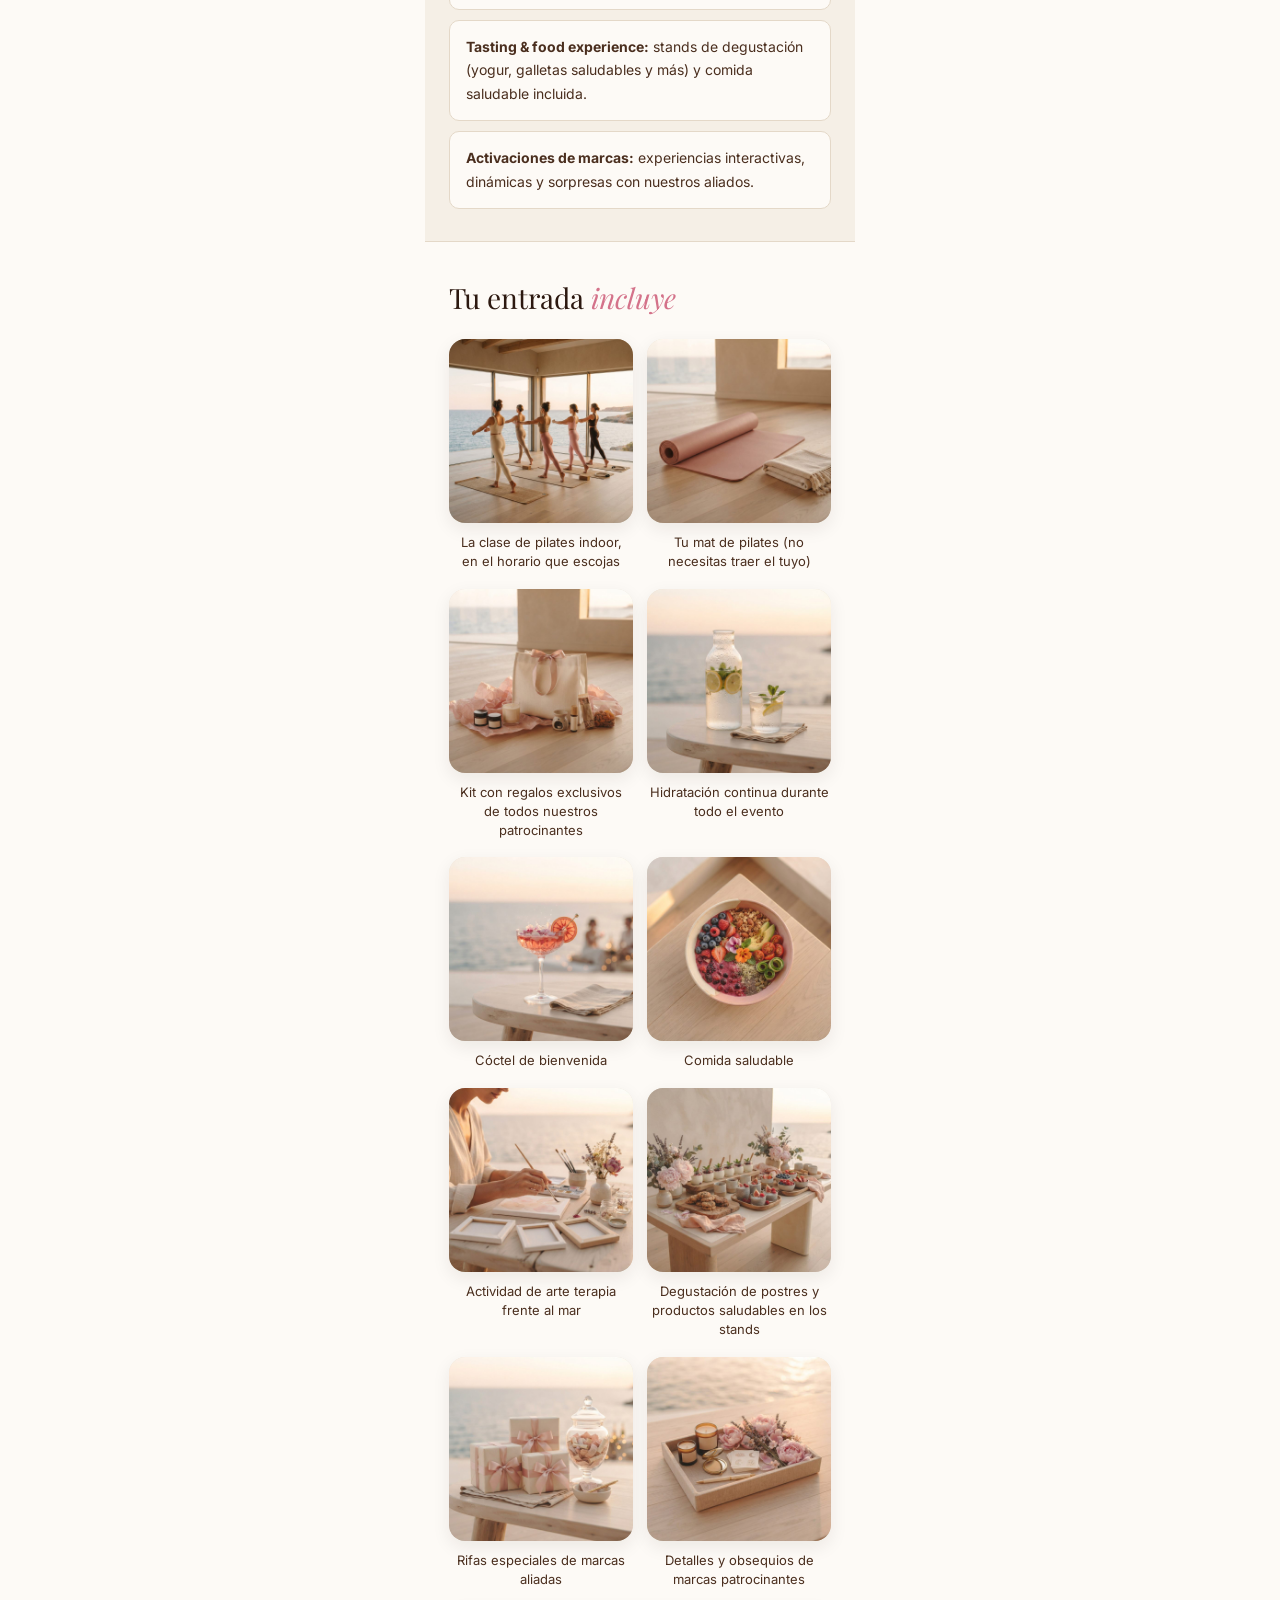
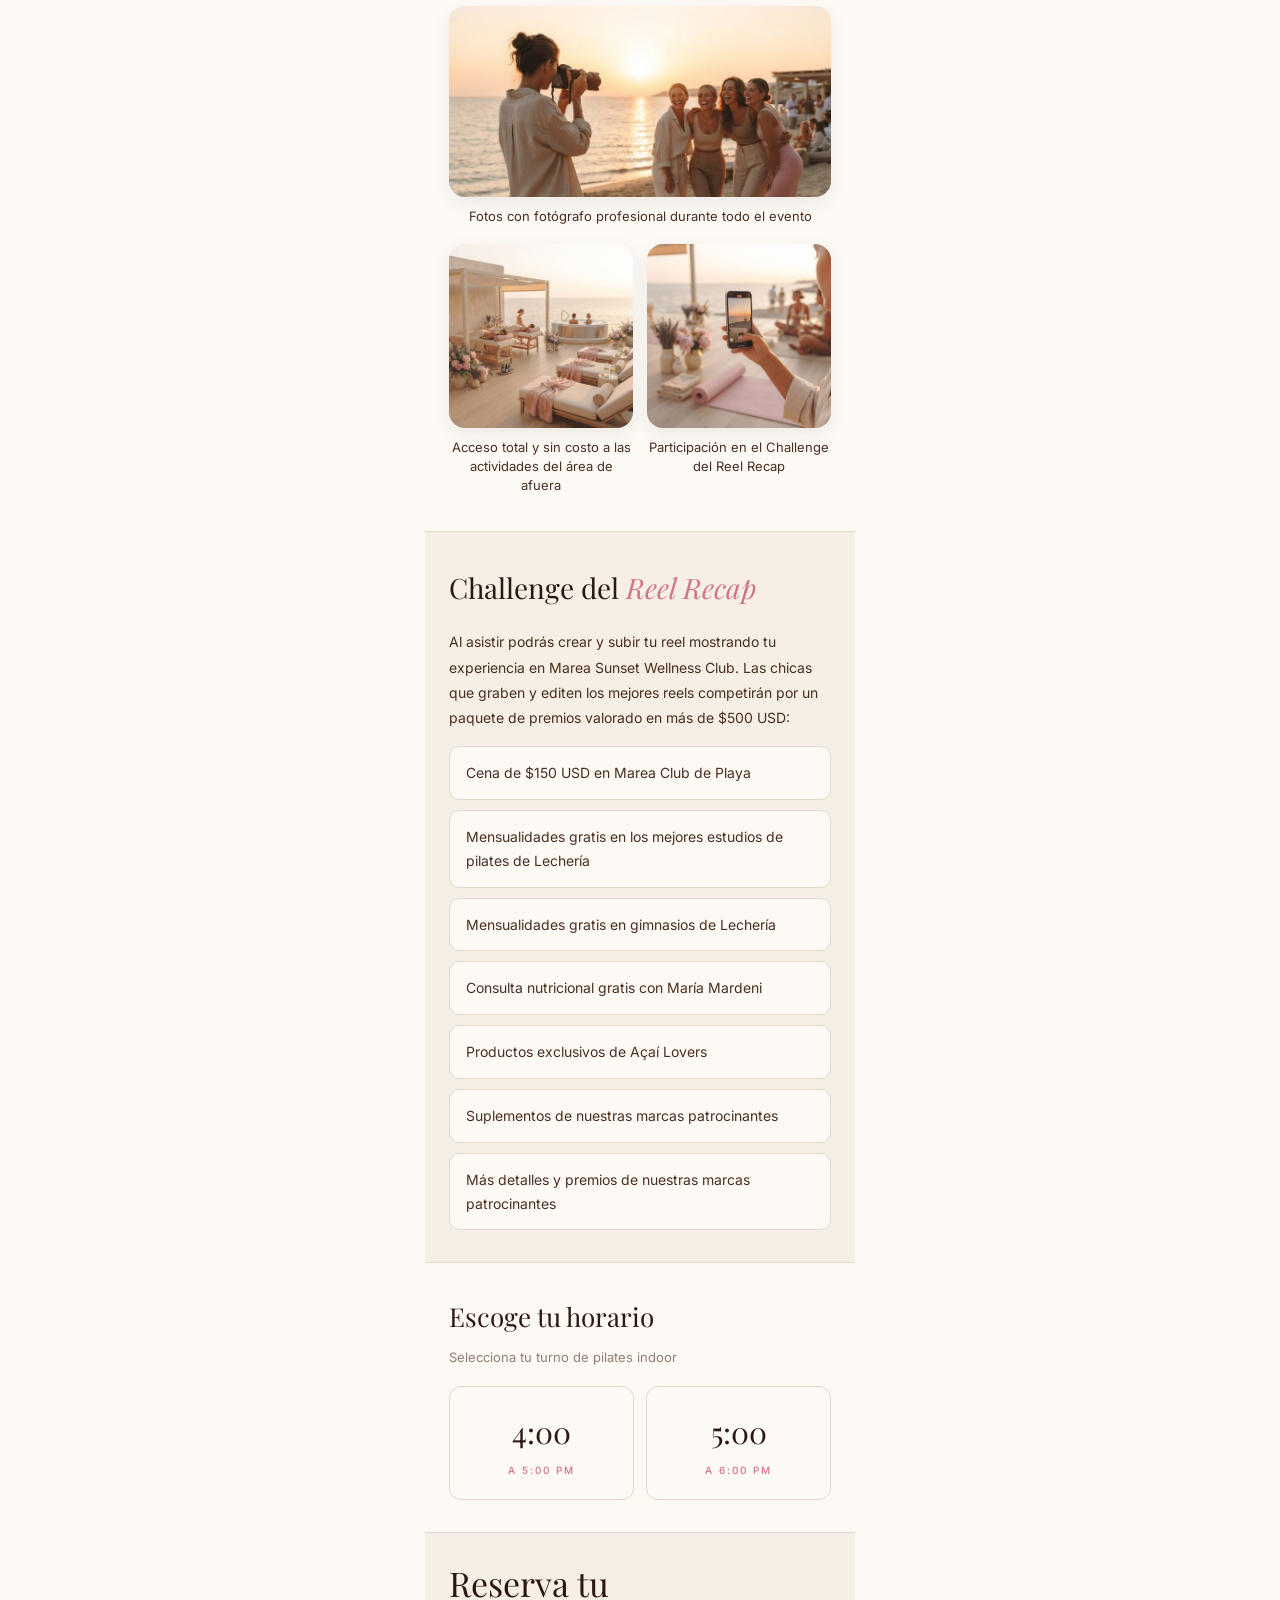
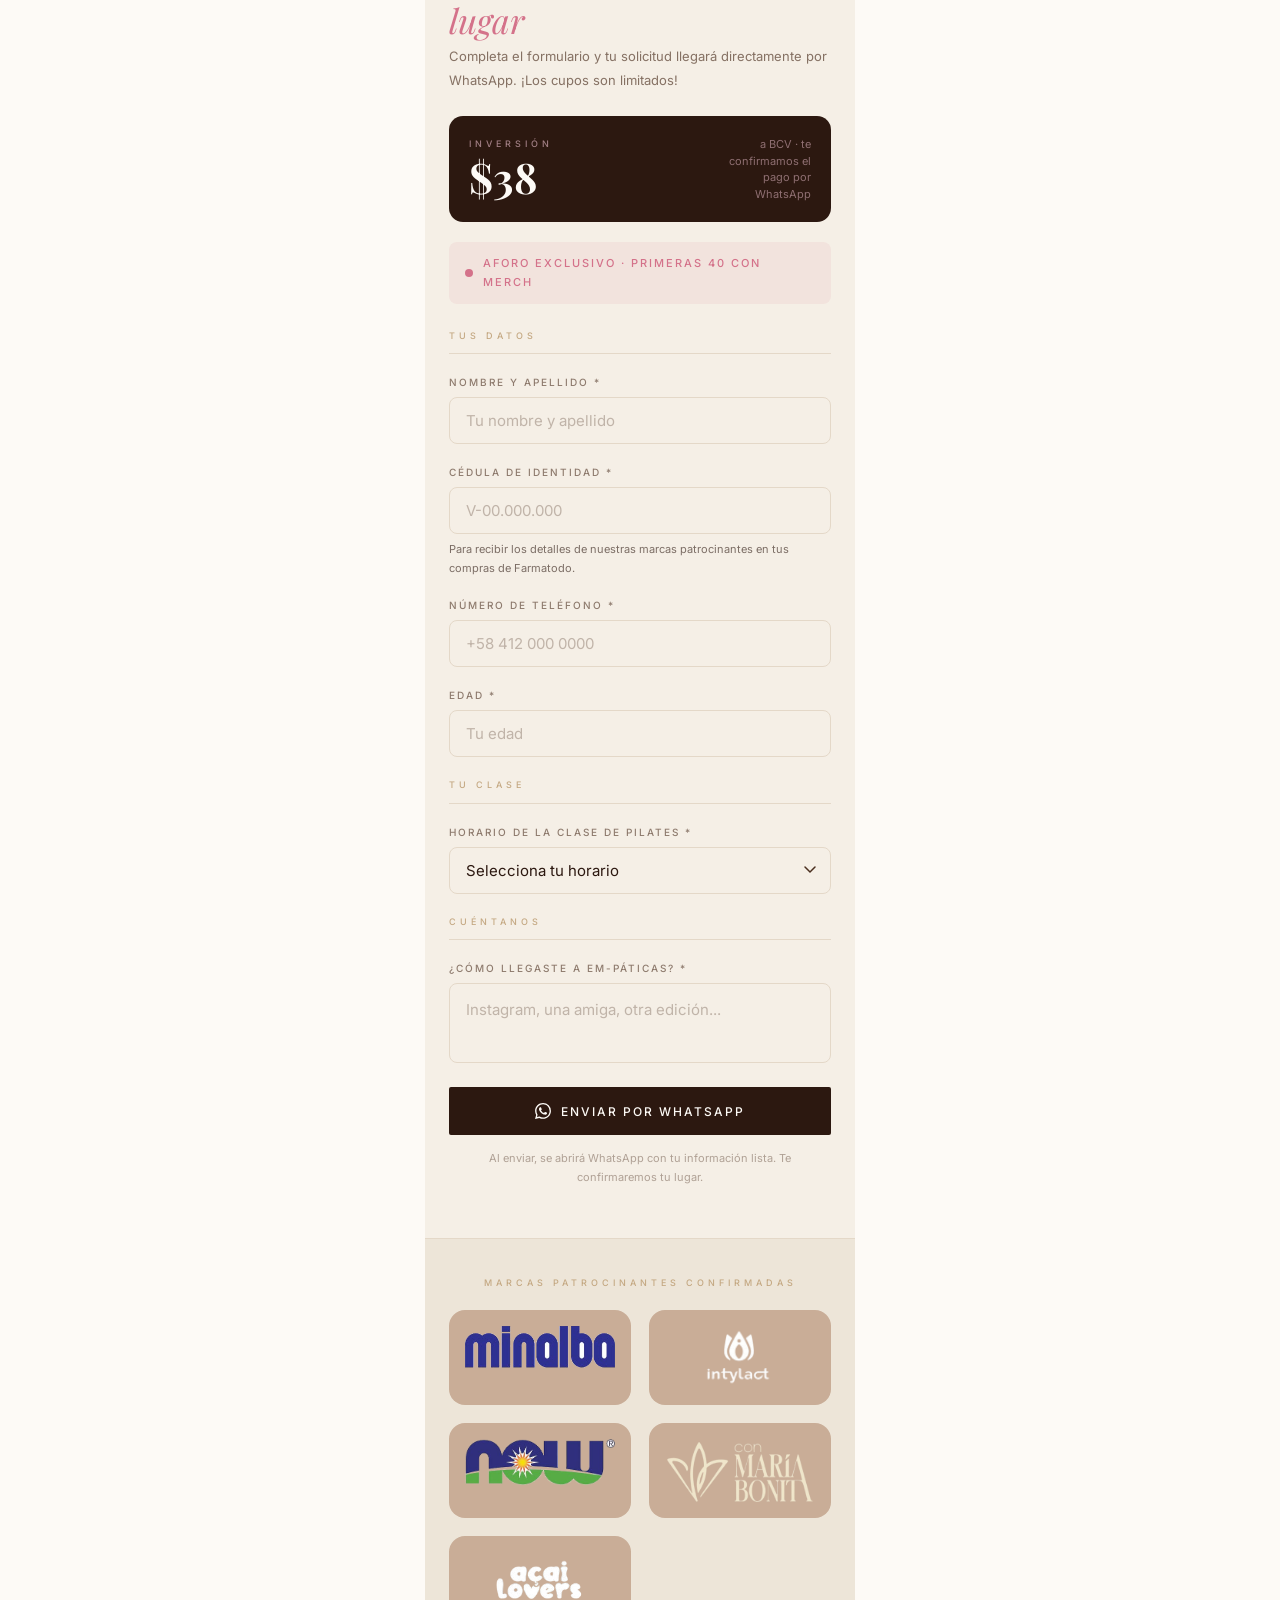
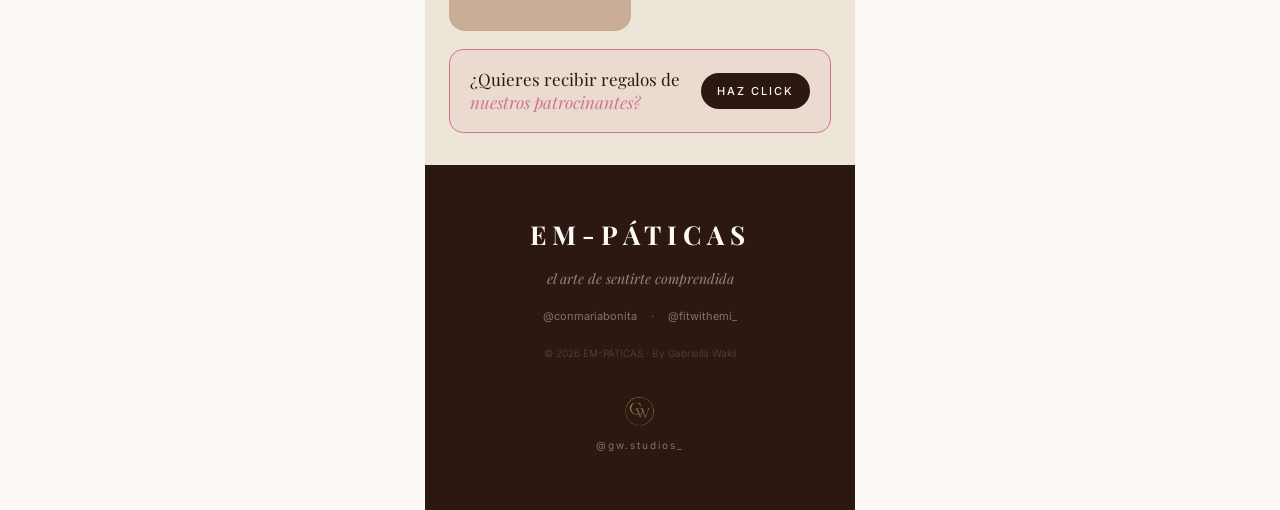
<file: pages/wellness.html>
<!DOCTYPE html>
<html lang="es">
<head>
  <meta charset="UTF-8"/>
  <meta name="viewport" content="width=device-width,initial-scale=1,maximum-scale=1,user-scalable=no"/>
  <meta name="theme-color" content="#F5EFE6"/>
  <title>Marea Sunset Wellness Club · EM-PÁTICAS</title>
  <link rel="preconnect" href="https://fonts.googleapis.com"/>
  <link rel="preconnect" href="https://fonts.gstatic.com" crossorigin/>
  <link href="https://fonts.googleapis.com/css2?family=Playfair+Display:ital,wght@0,400;0,500;0,700;1,400;1,700&family=Inter:wght@300;400;500&display=swap" rel="stylesheet"/>
  <link rel="stylesheet" href="../css/main.css"/>
  <link rel="stylesheet" href="../css/evento.css"/>
  <style>
    .wc-hero{background:var(--espresso);padding:48px 24px 40px;position:relative;overflow:hidden;text-align:center}
    .wc-hero::before{content:'';position:absolute;top:-30px;right:-10px;font-size:200px;color:var(--peony-l);opacity:.04;pointer-events:none}
    .wc-hero__badge{display:inline-block;font-size:10px;font-weight:400;letter-spacing:1px;color:var(--peony-l);opacity:.8;background:rgba(240,196,210,.1);border:.5px solid rgba(240,196,210,.2);border-radius:100px;padding:6px 16px;margin-bottom:8px}
    .wc-hero__foundation{font-size:11px;font-weight:500;letter-spacing:3px;text-transform:uppercase;color:var(--peony-l);margin-bottom:20px;display:block}
    .wc-hero__eyebrow{font-size:10px;font-weight:400;letter-spacing:5px;text-transform:uppercase;color:var(--peony-l);opacity:.6;display:block;margin-bottom:10px}
    .wc-hero__title{font-family:var(--serif);font-size:48px;font-weight:400;color:var(--white);line-height:1.05;margin-bottom:6px}
    .wc-hero__title em{font-style:italic;color:var(--peony-l)}
    .wc-hero__edition{font-size:12px;font-weight:500;letter-spacing:6px;text-transform:uppercase;color:var(--peony-l);opacity:.5;display:block;margin-bottom:24px}
    .wc-hero__divider{width:40px;height:2px;background:var(--peony-l);opacity:.3;margin:0 auto 20px;border-radius:2px}

    .wc-info{background:var(--white);padding:28px 24px;border-bottom:1px solid var(--cream3)}
    .wc-info__grid{display:flex;flex-direction:column;gap:10px}
    .wc-info__row{display:flex;align-items:center;gap:14px;padding:14px 16px;background:var(--cream);border-radius:10px}
    .wc-info__icon{font-size:18px;flex-shrink:0}
    .wc-info__label{font-size:9px;font-weight:500;letter-spacing:3px;text-transform:uppercase;color:var(--peony);display:block;margin-bottom:2px}
    .wc-info__val{font-size:14px;font-weight:400;color:var(--espresso);display:block}

    .wc-includes{background:var(--cream);padding:32px 24px;border-bottom:1px solid var(--cream3)}
    .wc-includes__title{font-family:var(--serif);font-size:28px;font-weight:400;color:var(--espresso);margin-bottom:18px}
    .wc-includes__title em{font-style:italic;color:var(--peony)}
    .wc-includes__list{display:flex;flex-direction:column;gap:10px}
    .wc-includes__item{display:flex;align-items:center;gap:14px;padding:14px 16px;background:var(--white);border-radius:10px;font-size:14px;font-weight:400;color:var(--espresso2);border:1px solid var(--cream3)}
    

    .wc-schedule{background:var(--white);padding:32px 24px;border-bottom:1px solid var(--cream3)}
    .wc-schedule__title{font-family:var(--serif);font-size:26px;font-weight:400;color:var(--espresso);margin-bottom:6px}
    .wc-schedule__sub{font-size:13px;font-weight:400;color:var(--espresso2);opacity:.6;margin-bottom:18px}
    .wc-schedule__times{display:grid;grid-template-columns:1fr 1fr;gap:12px}
    .wc-schedule__time{padding:20px 14px;text-align:center;border:1.5px solid var(--cream3);border-radius:12px;cursor:pointer;transition:all .2s;-webkit-tap-highlight-color:transparent}
    .wc-schedule__time.active{background:var(--espresso);border-color:var(--espresso)}
    .wc-schedule__time-hour{font-family:var(--serif);font-size:30px;font-weight:400;color:var(--espresso);display:block}
    .wc-schedule__time.active .wc-schedule__time-hour{color:var(--white)}
    .wc-schedule__time-label{font-size:10px;font-weight:500;letter-spacing:2px;text-transform:uppercase;color:var(--peony);display:block;margin-top:4px}
    .wc-schedule__time.active .wc-schedule__time-label{color:var(--peony-l)}

    .wc-form{background:var(--cream);padding:32px 24px 52px}
    .wc-form__title{font-family:var(--serif);font-size:34px;font-weight:400;color:var(--espresso);margin-bottom:6px;line-height:1.1}
    .wc-form__title em{font-style:italic;color:var(--peony)}
    .wc-form__sub{font-size:13px;font-weight:400;color:var(--espresso2);opacity:.65;line-height:1.8;margin-bottom:24px}

    .wc-price{background:var(--espresso);border-radius:14px;padding:20px;margin-bottom:20px;display:flex;justify-content:space-between;align-items:center}
    .wc-price__lbl{font-size:9px;font-weight:500;letter-spacing:4px;text-transform:uppercase;color:var(--peony-l);opacity:.6;display:block;margin-bottom:4px}
    .wc-price__val{font-family:var(--serif);font-size:42px;font-weight:700;color:var(--white);line-height:1}
    .wc-price__note{font-size:11px;font-weight:400;color:var(--peony-l);opacity:.5;text-align:right;max-width:100px;line-height:1.5}
    .inc-sec{background:var(--white);padding:32px 24px 36px;border-bottom:1px solid var(--cream3)}
    .inc-grid{display:grid;grid-template-columns:1fr 1fr;gap:18px 14px;align-items:start}
    .inc-card{display:flex;flex-direction:column;gap:10px;margin:0}
    .inc-card__img{position:relative;aspect-ratio:1/1;border-radius:16px;overflow:hidden;background:var(--cream2);box-shadow:0 6px 18px rgba(44,24,16,.08)}
    .inc-card__img img{width:100%;height:100%;object-fit:cover;object-position:center;transition:transform .6s var(--ease)}
    .inc-card:active .inc-card__img img{transform:scale(1.04)}
    .inc-card__cap{font-size:13px;font-weight:400;line-height:1.45;color:var(--espresso2);text-align:center;padding:0 2px}
    .inc-card--wide{grid-column:1/-1}
    .inc-card--wide .inc-card__img{aspect-ratio:2/1}
    .inc-card__ph{width:100%;height:100%;display:grid;place-items:center;background:linear-gradient(135deg,var(--peony-l),var(--cream3));color:var(--peony)}
    .sp-name{display:grid;place-items:center;height:95px;background:#c9ad97;border-radius:16px;padding:16px;font-family:var(--serif);font-size:20px;color:var(--espresso);text-align:center;line-height:1.1}
  </style>
</head>
<body>

<a href="../index.html" class="back">← Inicio</a>

<div class="wc-hero rv">
  <span class="wc-hero__badge">Aforo exclusivo · Marea Club de Playa</span>
  <span class="wc-hero__eyebrow">Próximo evento</span>
  <h1 class="wc-hero__title">Marea Sunset<br/><em>Wellness Club</em></h1>
  <span class="wc-hero__edition">by EM-PÁTICAS</span>
  <div class="wc-hero__divider"></div>
  <p style="font-size:14px;color:rgba(240,196,210,.8);font-style:italic;font-family:'Playfair Display',serif;line-height:1.7">Diseñado para un grupo selecto de mujeres, con una experiencia personalizada, cómoda y prémium donde tú eres la verdadera protagonista.</p>
</div>

<div class="wc-info rv d1">
  <div class="wc-info__grid">
    <div class="wc-info__row"><div><span class="wc-info__label">Fecha</span><span class="wc-info__val">29 Noviembre 2026</span></div></div>
    <div class="wc-info__row"><div><span class="wc-info__label">Lugar</span><span class="wc-info__val">Marea Club de Playa</span></div></div>
    <div class="wc-info__row"><div><span class="wc-info__label">Desde</span><span class="wc-info__val">4:00 pm</span></div></div>
    <div class="wc-info__row"><div><span class="wc-info__label">Clase</span><span class="wc-info__val">Pilates indoor · aire acondicionado</span></div></div>
    <div class="wc-info__row"><div><span class="wc-info__label">Valor de la entrada</span><span class="wc-info__val">$38 a BCV</span></div></div>
  </div>
</div>

<div class="wc-includes rv d1" style="background:var(--espresso)">
  <h2 class="wc-includes__title" style="color:var(--white)">Merch exclusiva <em style="color:var(--peony-l)">alert</em></h2>
  <p style="font-size:14px;line-height:1.8;color:var(--white);opacity:.85">¡Regalo especial para las primeras 40 entradas! Las primeras 40 chicas en asegurar su cupo recibirán merch oficial de EM-PÁTICAS (piezas exclusivas de nuestra línea de ropa). ¡Corre a inscribirte antes de que se agoten!</p>
</div>


<div class="wc-includes rv d1">
  <h2 class="wc-includes__title">La <em>experiencia</em></h2>
  <div class="wc-includes__list">
    <div class="wc-includes__item"><span><b>La clase · Pilates indoor</b> en el área de restaurante de Marea Club, con aire acondicionado (no vas a sudar tu makeup).</span></div>
    <div class="wc-includes__item"><span><b>El post-class · Social &amp; wellness outdoor</b> desde las 4:00 pm, frente al mar, con acceso a todas las actividades.</span></div>
    <div class="wc-includes__item"><span><b>Cold plunge &amp; relaxation:</b> jacuzzis de agua fría y área de masajes.</span></div>
    <div class="wc-includes__item"><span><b>Beauty &amp; glam corner:</b> cabello, peinados y decoración de uñas.</span></div>
    <div class="wc-includes__item"><span><b>Tasting &amp; food experience:</b> stands de degustación (yogur, galletas saludables y más) y comida saludable incluida.</span></div>
    <div class="wc-includes__item"><span><b>Activaciones de marcas:</b> experiencias interactivas, dinámicas y sorpresas con nuestros aliados.</span></div>
  </div>
</div>

<div class="inc-sec rv d1">
  <h2 class="wc-includes__title">Tu entrada <em>incluye</em></h2>
  <div class="inc-grid">
    <figure class="inc-card">
      <div class="inc-card__img"><img src="../img/incluye/inc-clase.jpg" alt="Clase de pilates frente al mar" loading="lazy" width="800" height="800"></div>
      <figcaption class="inc-card__cap">La clase de pilates indoor, en el horario que escojas</figcaption>
    </figure>
    <figure class="inc-card">
      <div class="inc-card__img"><img src="../img/incluye/inc-mat.jpg" alt="Mat de pilates rosa" loading="lazy" width="800" height="800"></div>
      <figcaption class="inc-card__cap">Tu mat de pilates (no necesitas traer el tuyo)</figcaption>
    </figure>
    <figure class="inc-card">
      <div class="inc-card__img"><img src="../img/incluye/inc-kit.jpg" alt="Kit de regalos de patrocinantes" loading="lazy" width="800" height="800"></div>
      <figcaption class="inc-card__cap">Kit con regalos exclusivos de todos nuestros patrocinantes</figcaption>
    </figure>
    <figure class="inc-card">
      <div class="inc-card__img"><img src="../img/incluye/inc-hidratacion.jpg" alt="Agua fría con limón y menta" loading="lazy" width="800" height="800"></div>
      <figcaption class="inc-card__cap">Hidratación continua durante todo el evento</figcaption>
    </figure>
    <figure class="inc-card">
      <div class="inc-card__img"><img src="../img/incluye/inc-coctel.jpg" alt="Cóctel rosado de bienvenida" loading="lazy" width="800" height="800"></div>
      <figcaption class="inc-card__cap">Cóctel de bienvenida</figcaption>
    </figure>
    <figure class="inc-card">
      <div class="inc-card__img"><img src="../img/incluye/inc-comida.jpg" alt="Bowl de comida saludable" loading="lazy" width="800" height="800"></div>
      <figcaption class="inc-card__cap">Comida saludable</figcaption>
    </figure>
    <figure class="inc-card">
      <div class="inc-card__img"><img src="../img/incluye/inc-arte.jpg" alt="Arte terapia con acuarelas frente al mar" loading="lazy" width="800" height="800"></div>
      <figcaption class="inc-card__cap">Actividad de arte terapia frente al mar</figcaption>
    </figure>
    <figure class="inc-card">
      <div class="inc-card__img"><img src="../img/incluye/inc-degustacion.jpg" alt="Stand de degustación de postres saludables" loading="lazy" width="800" height="800"></div>
      <figcaption class="inc-card__cap">Degustación de postres y productos saludables en los stands</figcaption>
    </figure>
    <figure class="inc-card">
      <div class="inc-card__img"><img src="../img/incluye/inc-rifas.jpg" alt="Regalos y rifas de marcas aliadas" loading="lazy" width="800" height="800"></div>
      <figcaption class="inc-card__cap">Rifas especiales de marcas aliadas</figcaption>
    </figure>
    <figure class="inc-card">
      <div class="inc-card__img"><img src="../img/incluye/inc-detalles.jpg" alt="Bandeja de obsequios de marcas" loading="lazy" width="800" height="800"></div>
      <figcaption class="inc-card__cap">Detalles y obsequios de marcas patrocinantes</figcaption>
    </figure>
    <figure class="inc-card inc-card--wide">
      <div class="inc-card__img"><img src="../img/incluye/inc-fotografo.jpg" alt="Fotógrafa profesional retratando a un grupo de mujeres en la playa al atardecer" loading="lazy" width="800" height="800" style="object-position:center 30%"></div>
      <figcaption class="inc-card__cap">Fotos con fotógrafo profesional durante todo el evento</figcaption>
    </figure>
    <figure class="inc-card">
      <div class="inc-card__img"><img src="../img/incluye/inc-acceso.jpg" alt="Terraza con masajes, jacuzzi y zona de relax" loading="lazy" width="800" height="800"></div>
      <figcaption class="inc-card__cap">Acceso total y sin costo a las actividades del área de afuera</figcaption>
    </figure>
    <figure class="inc-card">
      <div class="inc-card__img"><img src="../img/incluye/inc-reel.jpg" alt="Grabando el Reel Recap al atardecer" loading="lazy" width="800" height="800"></div>
      <figcaption class="inc-card__cap">Participación en el Challenge del Reel Recap</figcaption>
    </figure>
  </div>
</div>

<div class="wc-includes rv d1">
  <h2 class="wc-includes__title">Challenge del <em>Reel Recap</em></h2>
  <p style="font-size:14px;line-height:1.8;margin-bottom:16px;color:var(--espresso2)">Al asistir podrás crear y subir tu reel mostrando tu experiencia en Marea Sunset Wellness Club. Las chicas que graben y editen los mejores reels competirán por un paquete de premios valorado en más de $500 USD:</p>
  <div class="wc-includes__list">
    <div class="wc-includes__item"><span>Cena de $150 USD en Marea Club de Playa</span></div>
    <div class="wc-includes__item"><span>Mensualidades gratis en los mejores estudios de pilates de Lechería</span></div>
    <div class="wc-includes__item"><span>Mensualidades gratis en gimnasios de Lechería</span></div>
    <div class="wc-includes__item"><span>Consulta nutricional gratis con María Mardeni</span></div>
    <div class="wc-includes__item"><span>Productos exclusivos de Açaí Lovers</span></div>
    <div class="wc-includes__item"><span>Suplementos de nuestras marcas patrocinantes</span></div>
    <div class="wc-includes__item"><span>Más detalles y premios de nuestras marcas patrocinantes</span></div>
  </div>
</div>

<div class="wc-schedule rv">
  <h2 class="wc-schedule__title">Escoge tu horario</h2>
  <p class="wc-schedule__sub">Selecciona tu turno de pilates indoor</p>
  <div class="wc-schedule__times">
    <div class="wc-schedule__time" onclick="selectTime('Turno 1 · 4:00 PM a 5:00 PM', this)">
      <span class="wc-schedule__time-hour">4:00</span>
      <span class="wc-schedule__time-label">a 5:00 pm</span>
    </div>
    <div class="wc-schedule__time" onclick="selectTime('Turno 2 · 5:00 PM a 6:00 PM', this)">
      <span class="wc-schedule__time-hour">5:00</span>
      <span class="wc-schedule__time-label">a 6:00 pm</span>
    </div>
  </div>
</div>

<div class="wc-form rv">
  <h2 class="wc-form__title">Reserva tu<br/><em>lugar</em></h2>
  <p class="wc-form__sub">Completa el formulario y tu solicitud llegará directamente por WhatsApp. ¡Los cupos son limitados!</p>

  <div class="wc-price">
    <div><span class="wc-price__lbl">Inversión</span><span class="wc-price__val">$38</span></div>
    <p class="wc-price__note">a BCV · te confirmamos el pago por WhatsApp</p>
  </div>

  <div class="pulse" style="margin-bottom:24px">
    <span class="pulse__dot"></span>
    <span class="pulse__text">Aforo exclusivo · Primeras 40 con merch</span>
  </div>

  <form class="form" id="wcForm" novalidate>
    <span class="form__sec">Tus datos</span>
    <div class="field"><label for="nombre">Nombre y apellido *</label><input type="text" id="nombre" placeholder="Tu nombre y apellido" autocomplete="name" required/></div>
    <div class="field"><label for="cedula">Cédula de identidad *</label><input type="text" id="cedula" inputmode="numeric" placeholder="V-00.000.000" required/><small style="font-size:11px;opacity:.6">Para recibir los detalles de nuestras marcas patrocinantes en tus compras de Farmatodo.</small></div>
    <div class="field"><label for="tel">Número de teléfono *</label><input type="tel" id="tel" placeholder="+58 412 000 0000" autocomplete="tel" required/></div>
    <div class="field"><label for="edad">Edad *</label><input type="number" id="edad" placeholder="Tu edad" min="16" max="80" required/></div>
    <span class="form__sec">Tu clase</span>
    <div class="field">
      <label for="horario">Horario de la clase de pilates *</label>
      <select id="horario" required>
        <option value="" disabled selected>Selecciona tu horario</option>
        <option value="Turno 1 · 4:00 PM a 5:00 PM">Turno 1 · 4:00 PM a 5:00 PM</option>
        <option value="Turno 2 · 5:00 PM a 6:00 PM">Turno 2 · 5:00 PM a 6:00 PM</option>
      </select>
    </div>
    <span class="form__sec">Cuéntanos</span>
    <div class="field"><label for="llegaste">¿Cómo llegaste a EM-PÁTICAS? *</label><textarea id="llegaste" placeholder="Instagram, una amiga, otra edición..." style="min-height:56px" required></textarea></div>
  </form>

  <button class="btn btn-fill" id="submitBtn" type="button" style="margin-bottom:12px">
    <svg width="16" height="16" viewBox="0 0 24 24" fill="currentColor" style="flex-shrink:0"><path d="M17.472 14.382c-.297-.149-1.758-.867-2.03-.967-.273-.099-.471-.148-.67.15-.197.297-.767.966-.94 1.164-.173.199-.347.223-.644.075-.297-.15-1.255-.463-2.39-1.475-.883-.788-1.48-1.761-1.653-2.059-.173-.297-.018-.458.13-.606.134-.133.298-.347.446-.52.149-.174.198-.298.298-.497.099-.198.05-.371-.025-.52-.075-.149-.669-1.612-.916-2.207-.242-.579-.487-.5-.669-.51-.173-.008-.371-.01-.57-.01-.198 0-.52.074-.792.372-.272.297-1.04 1.016-1.04 2.479 0 1.462 1.065 2.875 1.213 3.074.149.198 2.096 3.2 5.077 4.487.709.306 1.262.489 1.694.625.712.227 1.36.195 1.871.118.571-.085 1.758-.719 2.006-1.413.248-.694.248-1.289.173-1.413-.074-.124-.272-.198-.57-.347m-5.421 7.403h-.004a9.87 9.87 0 01-5.031-1.378l-.361-.214-3.741.982.998-3.648-.235-.374a9.86 9.86 0 01-1.51-5.26c.001-5.45 4.436-9.884 9.888-9.884 2.64 0 5.122 1.03 6.988 2.898a9.825 9.825 0 012.893 6.994c-.003 5.45-4.437 9.884-9.885 9.884m8.413-18.297A11.815 11.815 0 0012.05 0C5.495 0 .16 5.335.157 11.892c0 2.096.547 4.142 1.588 5.945L.057 24l6.305-1.654a11.882 11.882 0 005.683 1.448h.005c6.554 0 11.89-5.335 11.893-11.893a11.821 11.821 0 00-3.48-8.413z"/></svg>
    <span>Enviar por WhatsApp</span>
  </button>
  <p class="form-note">Al enviar, se abrirá WhatsApp con tu información lista. Te confirmaremos tu lugar.</p>
</div>

<div class="sponsors rv" style="padding-top:36px">
  <span class="sponsors__tag">Marcas patrocinantes confirmadas</span>
  <div class="sponsors__list">
    <img src="../img/minalba.png" alt="Minalba">
    <img src="../img/intylact.png" alt="Intilact">
    <img src="../img/now.png" alt="NOW">
    <img src="../img/conmariabonita.png" alt="conmariabonita">
    <img src="../img/acailovers.png" alt="Açaí Lovers">
  </div>
  <a href="regalos.html" class="wc-gift">
    <span class="wc-gift__txt">¿Quieres recibir regalos de <em>nuestros patrocinantes?</em></span>
    <span class="wc-gift__cta">Haz click</span>
  </a>
</div>

<footer>
  <span class="footer__brand">EM-PÁTICAS</span>
  <p class="footer__slogan">el arte de sentirte comprendida</p>
  <div class="footer__igs">
    <a href="https://instagram.com/conmariabonita" target="_blank">@conmariabonita</a>
    <span>·</span>
    <a href="https://instagram.com/fitwithemi_" target="_blank">@fitwithemi_</a>
  </div>
  <p class="footer__copy">© 2026 EM-PÁTICAS · By Gabriella Wakil</p>
  <div class="footer__signature">
    <img src="../img/gw.png" alt="GW Studios">
    <span>@gw.studios_</span>
  </div>
</footer>

<script src="../js/reveal.js"></script>
<script>
// ═══ NÚMERO DE WHATSAPP DEL FORMULARIO ═══
// Cambia solo este valor. Formato: código de país + número, sin + ni espacios.
// Ejemplo Venezuela: '584141234567'
const WHATSAPP_NUMERO = '584148496896';

// form wellness — mismo patrón que form.js (modal Safari/iPhone-safe)
const btn = document.getElementById('submitBtn');

function selectTime(time, el) {
  document.querySelectorAll('.wc-schedule__time').forEach(t => t.classList.remove('active'));
  el.classList.add('active');
  document.getElementById('horario').value = time;
}

btn?.addEventListener('click', function (e) {
  e.preventDefault();

  // Validación
  const req = ['nombre', 'cedula', 'tel', 'edad', 'horario', 'llegaste'];
  let ok = true;
  req.forEach(id => {
    const el = document.getElementById(id);
    if (!el) return;
    el.classList.remove('err');
    if (!el.value.trim()) {
      el.classList.add('err');
      setTimeout(() => el.classList.remove('err'), 900);
      ok = false;
    }
  });
  if (!ok) {
    document.querySelector('.err')?.scrollIntoView({ behavior: 'smooth', block: 'center' });
    return;
  }

  // Armar mensaje
  const v = id => document.getElementById(id)?.value.trim() || '';
  const msg = ` *INSCRIPCIÓN · MAREA SUNSET WELLNESS CLUB*
*by EM-PÁTICAS*

*Nombre y apellido:* ${v('nombre')}
*Cédula de identidad:* ${v('cedula')}
*Teléfono:* ${v('tel')}
*Edad:* ${v('edad')} años

*Horario de pilates:* ${v('horario')}

*¿Cómo llegué a EM-PÁTICAS?*
${v('llegaste')}

_Entrada: $38 a BCV_
_Lugar: Marea Club de Playa · Lechería_`;

  // Verifica que el número ya esté configurado
  if (!/^\d{10,15}$/.test(WHATSAPP_NUMERO)) {
    alert('Falta configurar el número de WhatsApp en WHATSAPP_NUMERO (pages/wellness.html).');
    return;
  }

  const url = `https://api.whatsapp.com/send?phone=${WHATSAPP_NUMERO}&text=${encodeURIComponent(msg)}`;

  // Safari-safe: <a> invisible con click() dentro del handler del usuario
  const a = document.createElement('a');
  a.href = url;
  a.target = '_blank';
  a.rel = 'noopener noreferrer';
  document.body.appendChild(a);
  a.click();
  document.body.removeChild(a);

  const span = btn.querySelector('span');
  if (span) span.textContent = 'Abriendo WhatsApp...';
  btn.style.opacity = '.65';
  btn.style.pointerEvents = 'none';

  setTimeout(() => {
    if (span) span.textContent = 'Enviar por WhatsApp';
    btn.style.opacity = '';
    btn.style.pointerEvents = '';
  }, 1500);
});
</script>
</body>
</html>
</file>
<file: css/main.css>
@import url('https://fonts.googleapis.com/css2?family=Playfair+Display:ital,wght@0,400;0,500;0,700;1,400;1,700&family=Inter:wght@300;400;500&display=swap');

*,*::before,*::after{box-sizing:border-box;margin:0;padding:0}

:root{
  --cream:  #F5EFE6;
  --cream2: #EDE5D8;
  --cream3: #E4D8C8;
  --espresso: #2C1810;
  --espresso2:#4A2E1E;
  --peony:  #D4728A;
  --peony-l:#F0C4D2;
  --peony-a:rgba(212,114,138,.1);
  --beige:  #C4A882;
  --white:  #FDFAF6;
  --serif:  'Playfair Display',Georgia,serif;
  --sans:   'Inter',system-ui,sans-serif;
  --ease:   cubic-bezier(.22,1,.36,1);
}

html{scroll-behavior:smooth;-webkit-text-size-adjust:100%}

body{
  background:var(--white);
  color:var(--espresso);
  font-family:var(--sans);
  font-weight:400;
  line-height:1.7;
  max-width:430px;
  margin:0 auto;
  overflow-x:hidden;
}

a{color:inherit;text-decoration:none}
img{display:block;width:100%;height:100%;object-fit:cover;object-position:top center}
::selection{background:var(--peony-l);color:var(--espresso)}

/* ── REVEAL ── */
.rv{opacity:0;transform:translateY(20px);transition:opacity .7s var(--ease),transform .7s var(--ease)}
.rv.on{opacity:1;transform:none}
.rv.d1{transition-delay:.1s}.rv.d2{transition-delay:.2s}.rv.d3{transition-delay:.3s}

/* ── EYEBROW ── */
.eyebrow{
  display:block;
  font-family:var(--sans);
  font-size:10px;font-weight:500;
  letter-spacing:4px;text-transform:uppercase;
  color:var(--peony);
}

/* ── BUTTONS ── */
.btn{
  display:flex;align-items:center;justify-content:center;gap:10px;
  padding:16px 28px;width:100%;
  font-family:var(--sans);font-size:12px;font-weight:500;
  letter-spacing:2px;text-transform:uppercase;
  cursor:pointer;border:none;
  border-radius:2px;
  transition:all .2s;
  -webkit-tap-highlight-color:transparent;
}
.btn-fill{background:var(--espresso);color:var(--white)}
.btn-fill:active{opacity:.85;transform:scale(.98)}
.btn-peony{background:var(--peony);color:var(--white)}
.btn-peony:active{opacity:.85;transform:scale(.98)}
.btn-out{background:transparent;border:1.5px solid var(--espresso);color:var(--espresso)}
.btn-out:active{background:var(--cream2)}

/* ══════════════
   HEADER / NAV
══════════════ */
.site-header{
  position:sticky;top:0;z-index:100;
  background:rgba(253,250,246,.95);
  backdrop-filter:blur(12px);
  border-bottom:1px solid var(--cream3);
  padding:16px 24px;
  display:flex;align-items:center;justify-content:space-between;
}

.site-header__logo{
  font-family:var(--serif);
  font-size:18px;font-weight:700;
  letter-spacing:3px;
  color:var(--espresso);
}

.site-header__cta{
  font-size:10px;font-weight:500;
  letter-spacing:2px;text-transform:uppercase;
  color:var(--peony);
  padding:8px 16px;
  border:1px solid var(--peony);
  border-radius:2px;
}

/* ══════════════
   HERO
══════════════ */
.hero{
  background:var(--cream);
  padding:0;
  position:relative;
  overflow:hidden;
}

/* big decorative text behind */
.hero__watermark{
  position:absolute;
  top:-20px;left:-10px;
  font-family:var(--serif);
  font-size:160px;font-weight:700;
  color:var(--espresso);
  opacity:.04;
  line-height:1;
  pointer-events:none;user-select:none;
  white-space:nowrap;
}

.hero__photos{
  display:grid;grid-template-columns:1fr 1fr;
  height:56vw;max-height:240px;
  position:relative;
}

.hero__photo{
  position:relative;overflow:hidden;
}
.hero__photo--m{background:linear-gradient(160deg,#C4956A,#8B5E3C)}
.hero__photo--e{background:linear-gradient(160deg,#A0785A,#6B4028)}

.hero__photo img{opacity:.85}

.hero__photo-ph{
  position:absolute;inset:0;
  display:flex;flex-direction:column;
  align-items:center;justify-content:flex-end;
  padding:14px 10px;
}

.hero__photo-ph-letter{
  position:absolute;top:50%;left:50%;
  transform:translate(-50%,-60%);
  font-family:var(--serif);font-size:80px;font-weight:700;
  color:white;opacity:.08;line-height:1;user-select:none;
}

.hero__photo-ph-name{
  font-family:var(--serif);font-size:17px;font-weight:400;
  color:white;letter-spacing:2px;display:block;
  text-align:center;position:relative;
  text-shadow:0 1px 8px rgba(0,0,0,.3);
}

.hero__photo-divider{
  position:absolute;top:0;bottom:0;left:50%;
  width:1px;background:rgba(253,250,246,.4);z-index:2;
}

/* cream wave bottom */
.hero__wave{
  position:absolute;bottom:-1px;left:0;right:0;
  height:32px;
  background:var(--white);
  clip-path:ellipse(55% 100% at 50% 100%);
}

.hero__body{
  padding:32px 24px 40px;
  position:relative;z-index:2;
}

.hero__edition{margin-bottom:10px}

.hero__brand{
  font-family:var(--serif);
  font-size:52px;font-weight:700;
  letter-spacing:4px;
  color:var(--espresso);
  line-height:.95;
  margin-bottom:8px;
}

.hero__slogan{
  font-family:var(--serif);
  font-size:16px;font-style:italic;
  color:var(--peony);
  margin-bottom:24px;
  font-weight:400;
}

.hero__divider{
  width:40px;height:2px;
  background:var(--peony);
  margin-bottom:20px;
  border-radius:2px;
}

.hero__title{
  font-family:var(--serif);
  font-size:32px;font-weight:400;
  line-height:1.2;
  color:var(--espresso);
  margin-bottom:8px;
}
.hero__title em{font-style:italic;color:var(--peony)}

.hero__sub{
  font-size:11px;font-weight:500;letter-spacing:3px;
  text-transform:uppercase;color:var(--beige);
  margin-bottom:20px;
}

.hero__chips{
  display:flex;flex-wrap:wrap;gap:8px;
  margin-bottom:28px;
}

.hero__chip{
  background:var(--cream2);
  border-radius:100px;
  padding:6px 14px;
  font-size:12px;font-weight:400;
  color:var(--espresso2);
  display:flex;align-items:center;gap:6px;
}

.hero__chip-dot{
  width:5px;height:5px;border-radius:50%;
  background:var(--peony);flex-shrink:0;
}

/* ══════════════
   COUNTDOWN
══════════════ */
.countdown{
  background:var(--espresso);
  padding:28px 24px;
  display:flex;flex-direction:column;align-items:center;gap:16px;
}

.countdown__label{
  font-size:10px;font-weight:500;letter-spacing:4px;
  text-transform:uppercase;color:var(--peony-l);opacity:.7;
}

.countdown__row{
  display:flex;align-items:center;
  justify-content:center;gap:8px;width:100%;
}

.cd-unit{flex:1;display:flex;flex-direction:column;align-items:center;gap:3px}

.cd-num{
  font-family:var(--serif);font-size:44px;font-weight:700;
  color:var(--white);line-height:1;text-align:center;
}

.cd-lbl{
  font-size:9px;font-weight:400;letter-spacing:2px;
  text-transform:uppercase;color:var(--peony-l);opacity:.5;
}

.cd-sep{
  font-family:var(--serif);font-size:28px;
  color:var(--peony-l);opacity:.2;
  margin-top:-8px;flex-shrink:0;
}

/* ══════════════
   NOSOTRAS PREVIEW
══════════════ */
.nos-prev{
  background:var(--white);
  padding:56px 24px;
}

.nos-prev__header{margin-bottom:20px}
.nos-prev__header .eyebrow{margin-bottom:12px}

.nos-prev__title{
  font-family:var(--serif);
  font-size:40px;font-weight:400;
  color:var(--espresso);line-height:1.1;
}
.nos-prev__title em{font-style:italic;color:var(--peony)}

.nos-prev__quote{
  font-family:var(--serif);
  font-size:16px;font-style:italic;font-weight:400;
  color:var(--espresso2);opacity:.75;
  line-height:1.75;
  padding:20px 0;
  border-top:1px solid var(--cream3);
  border-bottom:1px solid var(--cream3);
  margin:20px 0 28px;
}

.nos-duo{
  display:grid;grid-template-columns:1fr 1fr;
  gap:12px;margin-bottom:24px;
}

.nos-card{
  border-radius:12px;
  overflow:hidden;
  aspect-ratio:3/4;
  position:relative;
  box-shadow:0 4px 20px rgba(44,24,16,.1);
}

.nos-card--m{background:linear-gradient(170deg,#C4956A,#6B3E28)}
.nos-card--e{background:linear-gradient(170deg,#A0785A,#4A2818)}

.nos-card img{opacity:.8;border-radius:12px}

.nos-card__overlay{
  position:absolute;inset:0;
  background:linear-gradient(to top,rgba(44,24,16,.85) 0%,transparent 55%);
  border-radius:12px;
}

.nos-card__info{
  position:absolute;bottom:14px;left:14px;right:14px;
  z-index:2;
}

.nos-card__name{
  font-family:var(--serif);font-size:20px;font-weight:500;
  color:white;display:block;letter-spacing:1px;
}

.nos-card__role{
  font-size:9px;font-weight:400;letter-spacing:2px;
  text-transform:uppercase;color:var(--peony-l);
  opacity:.8;display:block;margin-top:3px;
}

.nos-card__ghost{
  position:absolute;top:50%;left:50%;
  transform:translate(-50%,-60%);
  font-family:var(--serif);font-size:80px;font-weight:700;
  color:white;opacity:.06;line-height:1;user-select:none;
}

/* ══════════════
   EVENTO PREVIEW
══════════════ */
.evt-prev{
  background:var(--cream);
  padding:56px 24px;
  position:relative;overflow:hidden;
}

.evt-prev::before{
  content:'01';
  position:absolute;top:-20px;right:-10px;
  font-family:var(--serif);font-size:180px;font-weight:700;
  color:var(--espresso);opacity:.04;
  line-height:1;pointer-events:none;user-select:none;
}

.evt-prev .eyebrow{margin-bottom:12px}

.evt-prev__title{
  font-family:var(--serif);
  font-size:40px;font-weight:400;
  color:var(--espresso);line-height:1.1;margin-bottom:8px;
}
.evt-prev__title em{font-style:italic;color:var(--peony)}

.evt-prev__desc{
  font-size:15px;font-weight:400;
  color:var(--espresso2);opacity:.75;
  line-height:1.8;margin:16px 0 24px;
}

.pills{display:flex;flex-wrap:wrap;gap:8px;margin-bottom:28px}

.pill{
  padding:7px 14px;
  border-radius:100px;
  background:var(--white);
  border:1px solid var(--cream3);
  font-size:11px;font-weight:400;
  color:var(--espresso2);
}

.evt-info{
  background:var(--white);
  border-radius:12px;
  overflow:hidden;
  border:1px solid var(--cream3);
  margin-bottom:24px;
}

.evt-info__row{
  display:flex;
  border-bottom:1px solid var(--cream3);
}
.evt-info__row:last-child{border-bottom:none}

.evt-info__cell{
  flex:1;padding:14px 16px;
  border-right:1px solid var(--cream3);
}
.evt-info__cell:last-child{border-right:none}

.evt-info__lbl{
  font-size:9px;font-weight:500;letter-spacing:2px;
  text-transform:uppercase;color:var(--peony);
  display:block;margin-bottom:4px;
}

.evt-info__val{
  font-family:var(--serif);font-size:14px;font-weight:400;
  color:var(--espresso);display:block;line-height:1.3;
}

.evt-btns{display:flex;flex-direction:column;gap:10px}

/* ══════════════
   KIT PREVIEW
══════════════ */
.kit-prev{
  background:var(--white);
  padding:56px 24px;
}

.kit-prev .eyebrow{margin-bottom:12px}

.kit-prev__title{
  font-family:var(--serif);
  font-size:40px;font-weight:400;
  color:var(--espresso);line-height:1.1;margin-bottom:8px;
}
.kit-prev__title em{font-style:italic;color:var(--peony)}

.kit-prev__sub{
  font-size:15px;font-weight:400;
  color:var(--espresso2);opacity:.7;line-height:1.8;
  margin:12px 0 28px;
}

.kit-grid{
  display:grid;grid-template-columns:1fr 1fr;
  gap:10px;margin-bottom:16px;
}

.kit-card{
  background:var(--cream);
  border-radius:12px;
  padding:18px 14px;
  border:1px solid var(--cream3);
}

.kit-card__icon{
  font-size:18px;display:block;margin-bottom:10px;
}

.kit-card h4{
  font-family:var(--serif);font-size:15px;font-weight:500;
  color:var(--espresso);margin-bottom:4px;
}

.kit-card p{
  font-size:11px;font-weight:400;
  color:var(--espresso2);opacity:.6;line-height:1.5;
}

.snack-strip{
  background:var(--espresso);
  border-radius:12px;
  padding:18px 20px;
  margin-bottom:24px;
}

.snack-strip__tag{
  font-size:9px;font-weight:500;letter-spacing:3px;
  text-transform:uppercase;color:var(--peony-l);
  opacity:.6;display:block;margin-bottom:6px;
}

.snack-strip__items{
  font-family:var(--serif);font-size:14px;
  font-style:italic;color:var(--white);opacity:.75;
}

/* ══════════════
   SPONSORS
══════════════ */
.sponsors{
  background:var(--cream2);
  padding:32px 24px;
  border-top:1px solid var(--cream3);
}

.sponsors__tag{
  font-size:9px;font-weight:500;letter-spacing:4px;
  text-transform:uppercase;color:var(--beige);
  text-align:center;display:block;margin-bottom:18px;
}

.sponsors__list{
  display:flex;flex-wrap:wrap;gap:10px 18px;justify-content:center;
}

.sponsors__list span{
  font-family:var(--serif);font-size:13px;font-weight:400;
  color:var(--espresso2);opacity:.35;letter-spacing:1px;
}

/* ══════════════
   FOOTER
══════════════ */
footer{
  background:var(--espresso);
  padding:48px 24px 56px;
  text-align:center;
  display:flex;flex-direction:column;align-items:center;gap:10px;
}

.footer__brand{
  font-family:var(--serif);font-size:26px;font-weight:700;
  letter-spacing:6px;color:var(--white);
}

.footer__slogan{
  font-family:var(--serif);font-size:14px;
  font-style:italic;color:var(--peony-l);opacity:.6;
}

.footer__igs{
  display:flex;align-items:center;gap:14px;
  font-size:11px;font-weight:400;
  color:var(--white);opacity:.4;margin-top:6px;
}

.footer__copy{
  font-size:10px;font-weight:300;
  color:var(--white);opacity:.2;margin-top:10px;
}

/* ── LOGO IMG ── */
.site-header__logo-img {
  height: 36px;
  width: auto;
  object-fit: contain;
  display: block;
}

/* ── SPONSORS COMING SOON ── */
.sponsors__coming {
  font-size: 10px;
  font-weight: 400;
  letter-spacing: 2px;
  text-transform: uppercase;
  color: var(--beige);
  opacity: .4;
  text-align: center;
  margin-bottom: 10px;
  font-style: italic;
}

/* ── HERO IMAGES FIX (PRO LEVEL) ── */
.hero__photo img{
  object-fit: cover;
  height: 100%;
}

/* María (izquierda) MÁS CERCA */
.hero__photo--m img{
  object-position: center 15%;
  transform: scale(1.35);
}

/* Emely (derecha) balance */
.hero__photo--e img{
  object-position: center 15%;
  transform: scale(1.05);
}

/* ── FIX GLOBAL IMG SOLO HERO ── */
img{
  height: auto; /* 👈 esto arregla TODO */
}

/* ── FOOTER SIGNATURE PRO ── */
.footer__signature{
  margin-top: 20px;
  display: flex;
  flex-direction: column;
  align-items: center;
  gap: 6px;
}

.footer__signature img{
  width: 40px;   /* 👈 tamaño correcto */
  height: auto;
  object-fit: contain;
  opacity: .85;
}

.footer__signature span{
  font-size: 10px;
  letter-spacing: 2px;
  color: var(--white);
  opacity: .4;
}

.site-header__logo-img {
  height: 64px;
}

.sponsors__list{
  display:grid;
  grid-template-columns:repeat(2, 1fr);
  gap:18px;
  margin-top:20px;
}

.sponsors__list img{
  display:block;
  width:100%;
  height:95px;
  object-fit:contain;
  background:#c9ad97;
  border-radius:16px;
  padding:16px;
}


/* ══════════════
   LINKTREE (página principal)
══════════════ */
.lt{min-height:100vh;background:var(--cream);padding:48px 24px 40px;display:flex;flex-direction:column;align-items:center;text-align:center;position:relative;overflow:hidden}
.lt::before{content:'EM-PÁTICAS';position:absolute;top:-10px;left:-10px;font-family:var(--serif);font-size:120px;font-weight:700;color:var(--espresso);opacity:.04;line-height:1;white-space:nowrap;pointer-events:none}
.lt__logo{width:150px;height:auto;object-fit:contain;margin-bottom:14px;position:relative}
.lt__slogan{font-family:var(--serif);font-size:16px;font-style:italic;color:var(--peony);margin-bottom:8px;position:relative}
.lt__divider{width:40px;height:2px;background:var(--peony);border-radius:2px;margin:0 auto 28px;position:relative}
.lt__list{width:100%;display:flex;flex-direction:column;gap:12px;position:relative}
.lt__btn{
  display:flex;align-items:center;justify-content:space-between;gap:14px;text-align:left;
  background:var(--white);border:1px solid var(--cream3);border-radius:12px;padding:18px 20px;
  box-shadow:0 4px 20px rgba(44,24,16,.06);transition:transform .2s,box-shadow .2s;
  -webkit-tap-highlight-color:transparent;
}
.lt__btn:active{transform:scale(.98)}
.lt__lbl{display:block;font-size:9px;font-weight:500;letter-spacing:3px;text-transform:uppercase;color:var(--peony);margin-bottom:4px}
.lt__title{display:block;font-family:var(--serif);font-size:22px;font-weight:400;color:var(--espresso);line-height:1.15}
.lt__title em{font-style:italic;color:var(--peony)}
.lt__sub{display:block;font-size:12px;color:var(--espresso2);opacity:.6;margin-top:3px}
.lt__arrow{font-family:var(--serif);font-size:22px;color:var(--peony);flex-shrink:0}
/* botón destacado: evento de Marea */
.lt__btn--main{background:var(--espresso);border-color:var(--espresso);padding:22px 20px}
.lt__btn--main .lt__lbl{color:var(--peony-l);opacity:.8}
.lt__btn--main .lt__title{color:var(--white);font-size:26px}
.lt__btn--main .lt__title em{color:var(--peony-l)}
.lt__btn--main .lt__sub{color:var(--peony-l);opacity:.65}
.lt__btn--main .lt__arrow{color:var(--peony-l)}
.lt__dot{display:inline-block;width:7px;height:7px;border-radius:50%;background:var(--peony);margin-right:6px;vertical-align:middle;animation:beat 1.8s ease-in-out infinite}
.lt__past{font-size:9px;font-weight:500;letter-spacing:4px;text-transform:uppercase;color:var(--beige);margin:14px 0 -2px;text-align:left}
.lt__foot{margin-top:36px;font-size:10px;letter-spacing:2px;color:var(--espresso2);opacity:.5;position:relative}
.lt__foot a{display:inline-flex;align-items:center;gap:8px}
.lt__foot img{width:26px;height:auto;object-fit:contain}
@keyframes beat{0%,100%{opacity:.5;transform:scale(1)}50%{opacity:1;transform:scale(1.3)}}

.lt__sponsors{width:100%;margin-top:34px;position:relative;text-align:left}
.lt__sponsors .sponsors__list{margin-top:14px}

/* sección Nuestros patrocinantes (portada) */
.lt__sponsors{background:var(--white);border:1px solid var(--cream3);border-radius:12px;padding:22px 18px 20px;box-shadow:0 4px 20px rgba(44,24,16,.06)}
.lt__sponsors .lt__title{margin-bottom:16px}
.lt__logos{display:grid;grid-template-columns:repeat(3,1fr);gap:10px}
.lt__logos img{width:100%;height:64px;object-fit:contain;background:#c9ad97;border-radius:12px;padding:10px}

/* ── LINK REGALOS PATROCINANTES ── */
.wc-gift{display:flex;align-items:center;justify-content:space-between;gap:14px;padding:18px 20px;background:var(--peony-a);border:1.5px solid var(--peony);border-radius:14px;text-decoration:none;-webkit-tap-highlight-color:transparent}
.wc-gift:active{opacity:.85;transform:scale(.98)}
.wc-gift__txt{font-family:var(--serif);font-size:17px;line-height:1.35;color:var(--espresso)}
.wc-gift__txt em{font-style:italic;color:var(--peony)}
.wc-gift__cta{flex-shrink:0;font-size:11px;font-weight:500;letter-spacing:2px;text-transform:uppercase;color:var(--white);background:var(--espresso);border-radius:100px;padding:9px 16px}
.wc-gift{margin-top:18px}
</file>
<file: css/evento.css>
/* ══ EVENTO PAGE ══ */

.back{
  display:flex;align-items:center;gap:8px;
  padding:16px 24px;
  font-size:11px;font-weight:500;letter-spacing:2px;
  text-transform:uppercase;color:var(--espresso2);
  background:var(--white);
  border-bottom:1px solid var(--cream3);
}

.pg-intro{
  background:var(--cream);
  padding:48px 24px 40px;
  position:relative;overflow:hidden;
}

.pg-intro::before{
  content:attr(data-ghost);
  position:absolute;top:-10px;right:-8px;
  font-family:var(--serif);font-size:180px;font-weight:700;
  color:var(--espresso);opacity:.04;line-height:1;
  pointer-events:none;user-select:none;
}

.pg-intro .eyebrow{margin-bottom:12px}

.pg-intro h1{
  font-family:var(--serif);
  font-size:36px;font-weight:400;
  color:var(--espresso);line-height:1.2;
}
.pg-intro h1 em{font-style:italic;color:var(--peony)}

/* info grid */
.ev-grid{
  background:var(--white);
  display:grid;grid-template-columns:1fr 1fr;
  border-bottom:1px solid var(--cream3);
  margin-bottom:48px;
}

.ev-cell{
  padding:18px 20px;
  border-right:1px solid var(--cream3);
  border-bottom:1px solid var(--cream3);
}
.ev-cell:nth-child(even){border-right:none}

.ev-cell__lbl{
  font-size:9px;font-weight:500;letter-spacing:3px;
  text-transform:uppercase;color:var(--peony);
  display:block;margin-bottom:5px;
}

.ev-cell__val{
  font-family:var(--serif);font-size:16px;font-weight:400;
  color:var(--espresso);display:block;line-height:1.2;
}

/* topics */
.topics-sec{padding:0 24px 48px;background:var(--white)}

.sec-hdr{margin-bottom:24px;padding-top:48px}
.sec-hdr .eyebrow{margin-bottom:10px}
.sec-hdr h2{
  font-family:var(--serif);font-size:34px;font-weight:400;
  color:var(--espresso);line-height:1.1;
}
.sec-hdr h2 em{font-style:italic;color:var(--peony)}
.sec-hdr p{
  font-size:14px;font-weight:400;
  color:var(--espresso2);opacity:.7;
  line-height:1.75;margin-top:8px;
}

.topic{
  padding:20px 0;
  border-bottom:1px solid var(--cream3);
  display:flex;gap:16px;align-items:flex-start;
}
.topic:last-child{border-bottom:none}

.topic__n{
  font-family:var(--serif);font-size:34px;font-weight:700;
  color:var(--peony);opacity:.2;line-height:1;
  min-width:28px;flex-shrink:0;margin-top:2px;
}

.topic h4{
  font-family:var(--serif);font-size:20px;font-weight:500;
  color:var(--espresso);margin-bottom:5px;line-height:1.2;
}

.topic p{
  font-size:13px;font-weight:400;
  color:var(--espresso2);opacity:.6;line-height:1.65;
}

/* kit */
.kit-sec{
  background:var(--cream);
  padding:0 24px 48px;
}

/* form */
.form-sec{padding:0 24px 56px;background:var(--white)}

.form-intro{padding-top:48px;margin-bottom:28px}
.form-intro .eyebrow{margin-bottom:10px}
.form-intro h2{
  font-family:var(--serif);font-size:38px;font-weight:400;
  color:var(--espresso);line-height:1.1;margin-bottom:8px;
}
.form-intro h2 em{font-style:italic;color:var(--peony)}
.form-intro p{
  font-size:14px;font-weight:400;
  color:var(--espresso2);opacity:.7;line-height:1.8;
}

/* price */
.price{
  background:var(--cream);
  border-radius:12px;
  padding:22px 20px;
  border:1px solid var(--cream3);
  margin-bottom:12px;
  display:flex;justify-content:space-between;align-items:center;
}

.price__lbl{
  font-size:9px;font-weight:500;letter-spacing:3px;
  text-transform:uppercase;color:var(--peony);
  display:block;margin-bottom:5px;
}
.price__val{
  font-family:var(--serif);font-size:38px;font-weight:700;
  color:var(--espresso);line-height:1;display:block;
}
.price__incl{
  font-size:11px;font-weight:400;
  color:var(--espresso2);opacity:.5;
  text-align:right;max-width:110px;line-height:1.5;
}

/* pulse */
.pulse{
  display:flex;align-items:center;gap:10px;
  padding:12px 16px;
  background:var(--peony-a);
  border-radius:8px;
  margin-bottom:28px;
}
.pulse__dot{
  width:8px;height:8px;border-radius:50%;
  background:var(--peony);flex-shrink:0;
  animation:beat 1.8s ease-in-out infinite;
}
@keyframes beat{0%,100%{opacity:.5;transform:scale(1)}50%{opacity:1;transform:scale(1.3)}}
.pulse__text{
  font-size:11px;font-weight:500;letter-spacing:2px;
  text-transform:uppercase;color:var(--peony);
}

/* form fields */
.form{display:flex;flex-direction:column;gap:20px;margin-bottom:24px}

.form__sec{
  font-size:9px;font-weight:500;letter-spacing:4px;
  text-transform:uppercase;color:var(--beige);
  padding-bottom:10px;
  border-bottom:1px solid var(--cream3);
}

.field{display:flex;flex-direction:column;gap:6px}

.field label{
  font-size:10px;font-weight:500;letter-spacing:2px;
  text-transform:uppercase;color:var(--espresso2);opacity:.6;
}

.field input,.field select,.field textarea{
  background:var(--cream);
  border:1px solid var(--cream3);
  border-radius:8px;
  padding:13px 16px;
  font-family:var(--sans);font-size:15px;font-weight:400;
  color:var(--espresso);outline:none;width:100%;
  transition:border-color .25s;
  -webkit-appearance:none;
}

.field input::placeholder,.field textarea::placeholder{
  color:var(--espresso2);opacity:.3;
}

.field input:focus,.field select:focus,.field textarea:focus{
  border-color:var(--peony);
  background:var(--white);
}

.field input.err,.field select.err,.field textarea.err{
  border-color:#E05570;
  animation:shake .35s ease;
}

@keyframes shake{0%,100%{transform:translateX(0)}25%{transform:translateX(-5px)}75%{transform:translateX(5px)}}

.field select{
  cursor:pointer;
  background-image:url("data:image/svg+xml,%3Csvg xmlns='http://www.w3.org/2000/svg' width='12' height='8'%3E%3Cpath d='M1 1l5 5 5-5' stroke='%234A2E1E' stroke-width='1.5' fill='none' stroke-linecap='round'/%3E%3C/svg%3E");
  background-repeat:no-repeat;background-position:right 14px center;
  background-color:var(--cream);padding-right:36px;
}
.field select option{background:var(--white);color:var(--espresso)}
.field textarea{resize:none;min-height:80px;line-height:1.75}

.form-note{
  text-align:center;font-size:11px;font-weight:400;
  color:var(--espresso2);opacity:.4;line-height:1.65;
  margin-top:14px;
}

.sponsors__list{
  display:grid;
  grid-template-columns:repeat(2, 1fr);
  gap:18px;
  margin-top:20px;
}

.sponsors__list img{
  display:block;
  width:100%;
  height:95px;
  object-fit:contain;
  background:#c9ad97;
  border-radius:16px;
  padding:16px;
}
</file>
<file: css/nosotras.css>
/* ══ NOSOTRAS PAGE ══ */

.back{
  display:flex;align-items:center;gap:8px;
  padding:16px 24px;
  font-size:11px;font-weight:500;letter-spacing:2px;
  text-transform:uppercase;color:var(--espresso2);
  background:var(--white);
  border-bottom:1px solid var(--cream3);
}

.pg-intro{
  background:var(--cream);
  padding:48px 24px 40px;
  position:relative;overflow:hidden;
}

.pg-intro::before{
  content:attr(data-ghost);
  position:absolute;top:-10px;right:-8px;
  font-family:var(--serif);font-size:180px;font-weight:700;
  color:var(--espresso);opacity:.04;line-height:1;
  pointer-events:none;user-select:none;
}

.pg-intro .eyebrow{margin-bottom:12px}

.pg-intro h1{
  font-family:var(--serif);
  font-size:44px;font-weight:400;
  color:var(--espresso);line-height:1.1;
}
.pg-intro h1 em{font-style:italic;color:var(--peony)}

.manifesto{
  background:var(--white);
  padding:28px 24px;
  border-bottom:1px solid var(--cream3);
  position:relative;
}

.manifesto::before{
  content:'\201C';
  font-family:var(--serif);font-size:80px;
  color:var(--peony);opacity:.15;line-height:1;
  position:absolute;top:8px;left:16px;
}

.manifesto p{
  font-family:var(--serif);
  font-size:18px;font-style:italic;font-weight:400;
  color:var(--espresso2);line-height:1.8;
  padding-top:30px;
}

/* profile */
.profile{
  background:var(--white);
  border-top:4px solid var(--cream);
}

.profile__photo{
  width:100%;aspect-ratio:4/3;
  position:relative;overflow:hidden;
}

.profile__photo--m{background:linear-gradient(150deg,#C4956A,#5C3020)}
.profile__photo--e{background:linear-gradient(150deg,#A0785A,#3E2018)}

.profile__photo img{opacity:.8}

.profile__photo-overlay{
  position:absolute;inset:0;
  background:linear-gradient(to top,rgba(44,24,16,.85) 0%,transparent 50%);
}

.profile__photo-info{
  position:absolute;bottom:24px;left:24px;right:24px;z-index:2;
}

.profile__ph-ghost{
  position:absolute;top:50%;left:50%;
  transform:translate(-50%,-60%);
  font-family:var(--serif);font-size:140px;font-weight:700;
  color:white;opacity:.06;line-height:1;user-select:none;
}

.profile__ph-name{
  font-family:var(--serif);font-size:32px;font-weight:500;
  letter-spacing:2px;color:white;display:block;
}
.profile__ph-role{
  font-size:10px;font-weight:400;letter-spacing:3px;
  text-transform:uppercase;color:var(--peony-l);
  opacity:.7;display:block;margin-top:4px;
}

.profile__body{padding:28px 24px 40px}

.profile__tag{
  font-size:10px;font-weight:500;letter-spacing:3px;
  text-transform:uppercase;color:var(--peony);
  display:block;margin-bottom:8px;
}

.profile__name{
  font-family:var(--serif);font-size:40px;font-weight:400;
  color:var(--espresso);margin-bottom:6px;
}

.profile__title{
  font-size:12px;font-weight:400;color:var(--beige);
  margin-bottom:20px;padding-bottom:20px;
  border-bottom:1px solid var(--cream3);
}

.profile__bio{
  font-size:15px;font-weight:400;
  color:var(--espresso2);opacity:.8;
  line-height:1.85;margin-bottom:16px;
}

.profile__ig{
  display:inline-flex;align-items:center;gap:8px;
  font-size:12px;font-weight:500;letter-spacing:1px;
  color:var(--peony);
  border-bottom:1.5px solid var(--peony-l);padding-bottom:2px;
}

/* closing */
.closing{
  background:var(--espresso);
  padding:48px 28px;text-align:center;
}

.closing__line{
  width:2px;height:40px;background:var(--peony);
  margin:0 auto 24px;display:block;border-radius:2px;
}

.closing__text{
  font-family:var(--serif);font-size:20px;
  font-style:italic;font-weight:400;
  color:var(--white);line-height:1.75;opacity:.88;
}
.closing__text em{color:var(--peony-l);font-style:normal}

.closing__sig{
  display:block;margin-top:22px;
  font-size:10px;font-weight:500;letter-spacing:4px;
  text-transform:uppercase;color:var(--peony-l);opacity:.45;
}

.cta-wrap{padding:0 24px 48px;background:var(--espresso)}

.profile__photo--m img{
  object-position: center 8%;
  transform: scale(1.04);
}
</file>
